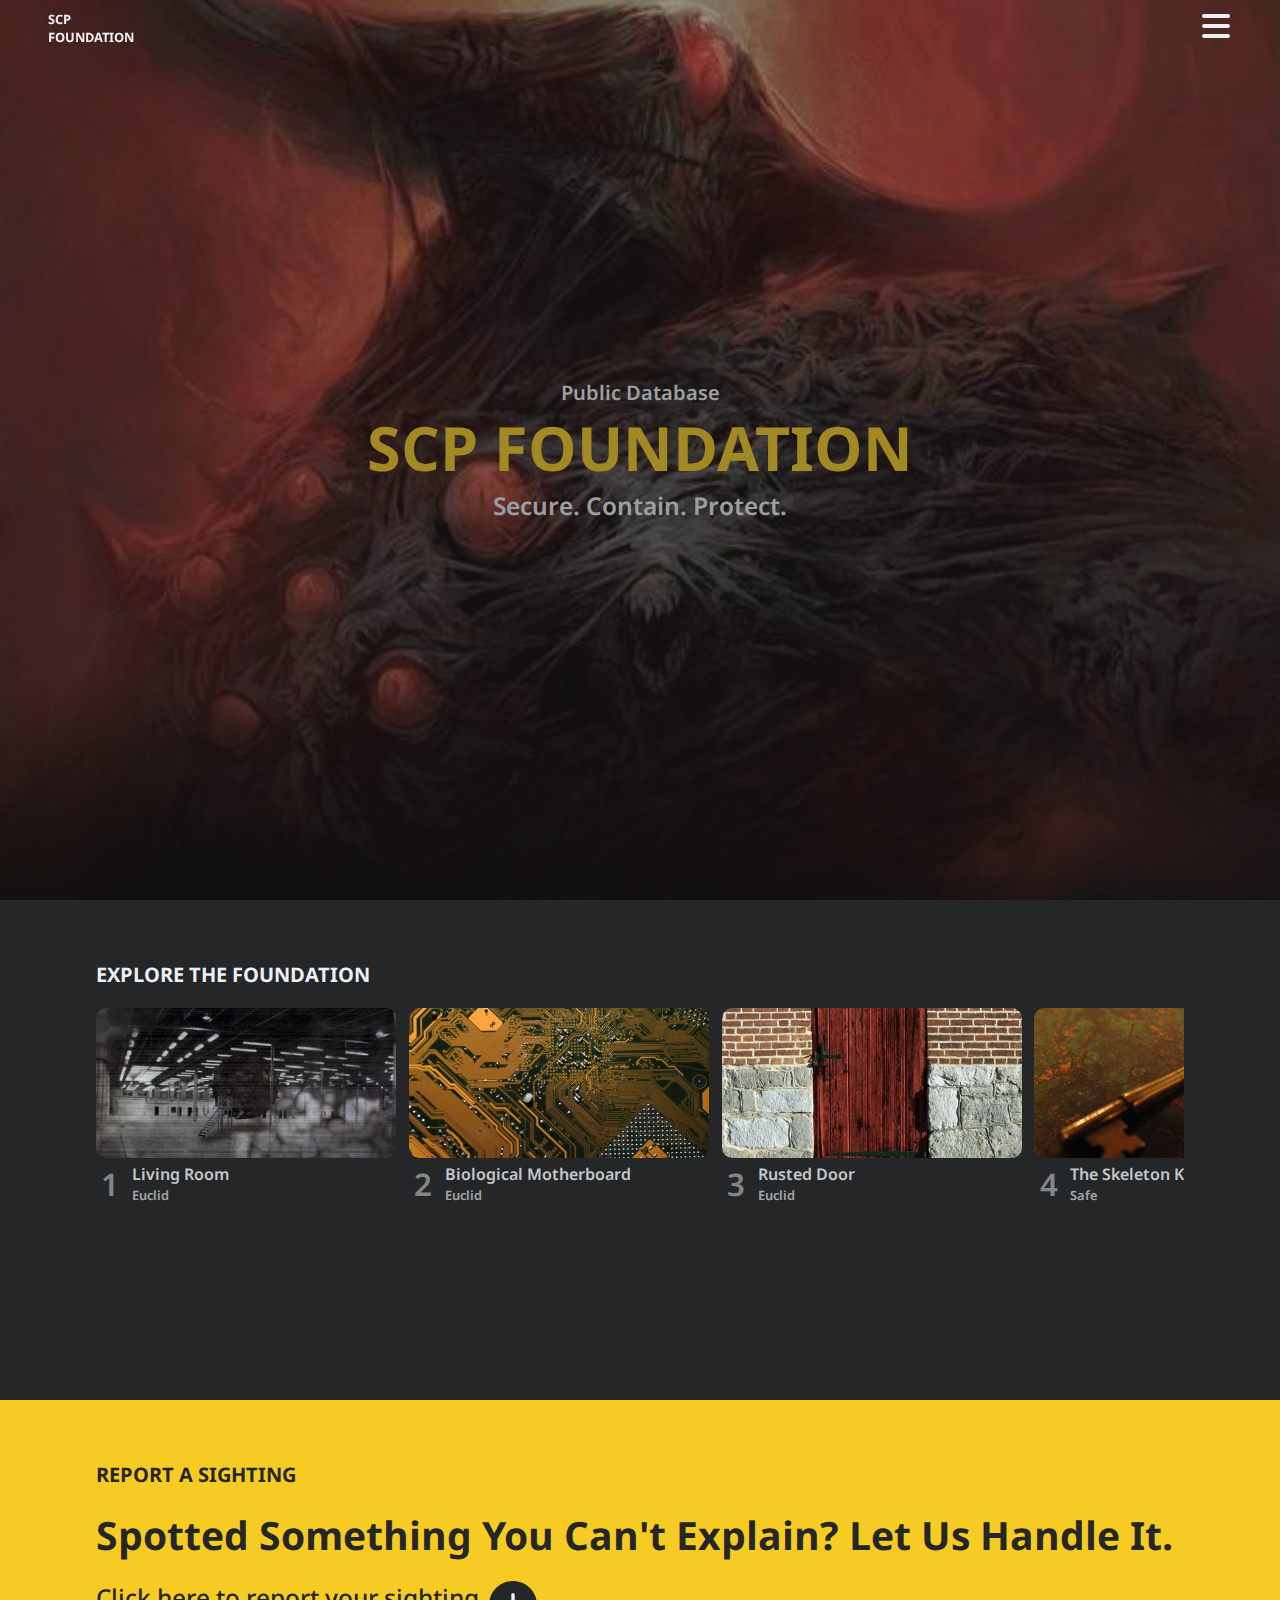
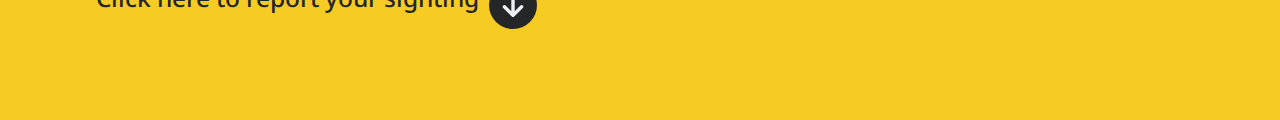
<file: index.html>
<!DOCTYPE html>
<html lang="en">
<head>
    <meta charset="UTF-8">
    <meta name="viewport" content="width=device-width, initial-scale=1.0">
    <title>SCP Foundation</title>

    <!-- Links -->
    <link rel="stylesheet" href="Styles/main-styling.css">

    <link rel="preconnect" href="https://fonts.googleapis.com">
    <link rel="preconnect" href="https://fonts.gstatic.com" crossorigin>
    <link href="https://fonts.googleapis.com/css2?family=Merriweather+Sans:ital,wght@0,300..800;1,300..800&family=Noto+Sans+Tangsa:wght@400..700&family=Poppins:ital,wght@0,100;0,200;0,300;0,400;0,500;0,600;0,700;0,800;0,900;1,100;1,200;1,300;1,400;1,500;1,600;1,700;1,800;1,900&family=Roboto:ital,wght@0,100;0,300;0,400;0,500;0,700;0,900;1,100;1,300;1,400;1,500;1,700;1,900&family=Work+Sans:ital,wght@0,100..900;1,100..900&display=swap" rel="stylesheet">
</head>
<body>
    <section class="header-section">
        <div class="header-container">
            <div class="logo-container" onclick="sendTo('index')">SCP Foundation</div>
            <div class="site-control-options">
                <svg xmlns="http://www.w3.org/2000/svg" viewBox="0 0 448 512" class="svg_hamburger_menu" onclick="callOptionsMenu()"><!--!Font Awesome Free 6.5.1 by @fontawesome - https://fontawesome.com License - https://fontawesome.com/license/free Copyright 2024 Fonticons, Inc.--><path d="M0 96C0 78.3 14.3 64 32 64H416c17.7 0 32 14.3 32 32s-14.3 32-32 32H32C14.3 128 0 113.7 0 96zM0 256c0-17.7 14.3-32 32-32H416c17.7 0 32 14.3 32 32s-14.3 32-32 32H32c-17.7 0-32-14.3-32-32zM448 416c0 17.7-14.3 32-32 32H32c-17.7 0-32-14.3-32-32s14.3-32 32-32H416c17.7 0 32 14.3 32 32z" fill ="#eaf0f4"/></svg>
            </div>
        </div>
    </section>
    <section class="hero-image">
        <div class="hero-image-container">
            <div class="text-container">
                <span>Public Database</span>
                <span>scp foundation</span>
                <span>Secure. <span>Contain.</span> Protect.</span>
            </div>
        </div>
    </section>
    <div class="section-1 gallery-section">
        <h1>Explore the Foundation</h1>
        <div class="section-1-content-container">
                <div class="primary-carousel">
                    <div class="game-card-container" onclick="sendTo('/Pages/scp-002')">
                        <div class="game-card" id="item-1"></div>
                        <div class="game-title">
                            <span>1</span>
                            <div class="scp-title">
                                <span>Living Room</span>
                                <span>Euclid</span>
                            </div>
                        </div>
                    </div>
                    <div class="game-card-container" onclick="sendTo('/Pages/scp-003')">
                        <div class="game-card" id="item-2"></div>
                        <div class="game-title">
                            <span>2</span>
                            <div class="scp-title">
                                <span>Biological&nbsp;Motherboard</span>
                                <span>Euclid</span>
                            </div>
                        </div>
                    </div>
                    <div class="game-card-container" onclick="sendTo('/Pages/scp-004')">
                        <div class="game-card" id="item-3"></div>
                        <div class="game-title">
                            <span>3</span>
                            <div class="scp-title">
                                <span>Rusted Door</span>
                                <span>Euclid</span>
                            </div>
                        </div>
                    </div>
                    <div class="game-card-container" onclick="sendTo('/Pages/scp-005')">
                        <div class="game-card" id="item-4"></div>
                        <div class="game-title">
                            <span>4</span>
                            <div class="scp-title">
                                <span>The Skeleton Key</span>
                                <span>Safe</span>
                            </div>
                        </div>
                    </div>
                    <div class="game-card-container" onclick="sendTo('/Pages/scp-006')">
                        <div class="game-card" id="item-5"></div>
                        <div class="game-title">
                            <span>5</span>
                            <div class="scp-title">
                                <span>Fountain of Youth</span>
                                <span>Safe</span>
                            </div>
                        </div>
                    </div>
                </div>
            </div>
        </div>
    </div>
    <section class="report">
        <div class="report-container">
            <div class="section-1 report-section">
                <h1>Report a sighting</h1>
                <div class="report-content-main-container">
                    <div class="report-text">
                        Spotted something you can't explain? Let us handle it.
                    </div>
                    <div class="report-cta-interactable">
                        <span>Click here to report your sighting</span>
                        <svg xmlns="http://www.w3.org/2000/svg" viewBox="0 0 384 512"><!--!Font Awesome Free 6.5.2 by @fontawesome - https://fontawesome.com License - https://fontawesome.com/license/free Copyright 2024 Fonticons, Inc.--><path d="M169.4 470.6c12.5 12.5 32.8 12.5 45.3 0l160-160c12.5-12.5 12.5-32.8 0-45.3s-32.8-12.5-45.3 0L224 370.8 224 64c0-17.7-14.3-32-32-32s-32 14.3-32 32l0 306.7L54.6 265.4c-12.5-12.5-32.8-12.5-45.3 0s-12.5 32.8 0 45.3l160 160z" fill="#eaf0f4"/></svg>
                    </div>
                </div>
            </div>
        </div>
    </section>
    <section class="site-control-menu-main">
        <div class="site-control-menu">
            <div class="header-container-sub">
                <span>Scp Foundation</span>
                <svg xmlns="http://www.w3.org/2000/svg" viewBox="0 0 384 512"><!--!Font Awesome Free 6.5.2 by @fontawesome - https://fontawesome.com License - https://fontawesome.com/license/free Copyright 2024 Fonticons, Inc.--><path d="M376.6 84.5c11.3-13.6 9.5-33.8-4.1-45.1s-33.8-9.5-45.1 4.1L192 206 56.6 43.5C45.3 29.9 25.1 28.1 11.5 39.4S-3.9 70.9 7.4 84.5L150.3 256 7.4 427.5c-11.3 13.6-9.5 33.8 4.1 45.1s33.8 9.5 45.1-4.1L192 306 327.4 468.5c11.3 13.6 31.5 15.4 45.1 4.1s15.4-31.5 4.1-45.1L233.7 256 376.6 84.5z" fill="#252627" onclick="closeMenu()"/></svg>
            </div>
            <div class="site-control-options-sub">
                <a href="index.html">Home</a>
                <div class="explore-site">
                    <div class="open-explore-menu" onclick="getMenu()">
                        <span>Explore</span>
                        <svg xmlns="http://www.w3.org/2000/svg" viewBox="0 0 320 512" class="close"><!--!Font Awesome Free 6.5.2 by @fontawesome - https://fontawesome.com License - https://fontawesome.com/license/free Copyright 2024 Fonticons, Inc.--><path d="M137.4 374.6c12.5 12.5 32.8 12.5 45.3 0l128-128c9.2-9.2 11.9-22.9 6.9-34.9s-16.6-19.8-29.6-19.8L32 192c-12.9 0-24.6 7.8-29.6 19.8s-2.2 25.7 6.9 34.9l128 128z" fill="#252627"/></svg>
                        <svg xmlns="http://www.w3.org/2000/svg" viewBox="0 0 256 512" class="open" onclick="openMenu()"><!--!Font Awesome Free 6.5.2 by @fontawesome - https://fontawesome.com License - https://fontawesome.com/license/free Copyright 2024 Fonticons, Inc.--><path d="M246.6 278.6c12.5-12.5 12.5-32.8 0-45.3l-128-128c-9.2-9.2-22.9-11.9-34.9-6.9s-19.8 16.6-19.8 29.6l0 256c0 12.9 7.8 24.6 19.8 29.6s25.7 2.2 34.9-6.9l128-128z" fill="#252627"/></svg>
                    </div>
                    <div class="explore-options">
                       <a href="/Pages/scp-002.html">Scp-002</a>
                       <a href="/Pages/scp-003.html">Scp-003</a>
                       <a href="/Pages/scp-004.html">Scp-004</a>
                       <a href="/Pages/scp-005.html">Scp-005</a>
                       <a href="/Pages/scp-006.html">Scp-006</a>
                   </div>
                </div>
            </div>
       </div>
    </section>
</body>
<script>
    function sendTo(target)
    {
        window.location.href = `${target}.html`
    }

    document.addEventListener("scroll", ()=> {
        if(document.body.getBoundingClientRect().top <= -636)
        {
            document.querySelector('.header-container').style.backgroundColor = 'var(--background-color)'
        } 
        else
        {
            document.querySelector('.header-container').style.backgroundColor = 'transparent'
        }
    })

    const closeButton = document.querySelector('.close')
    const openButton = document.querySelector('.open')
     const exploreOptions = document.querySelector('.explore-options')

    function getMenu() 
    {
        if(closeButton.style.visibility == 'hidden')
        {
            closeButton.style.visibility = 'visible'
            openButton.style.visibility = 'hidden'
            exploreOptions.style.visibility = 'visible'
        }
        else 
        {
            closeButton.style.visibility = 'hidden'
            openButton.style.visibility = 'visible'
            exploreOptions.style.visibility = 'hidden'
        }
    }

    function closeMenu()
        {
            document.querySelector('.site-control-menu-main').style.display = 'none'
        }
    function callOptionsMenu() 
        {
            document.querySelector('.site-control-menu-main').style.display = 'block'
        }
</script>
</html>
</file>
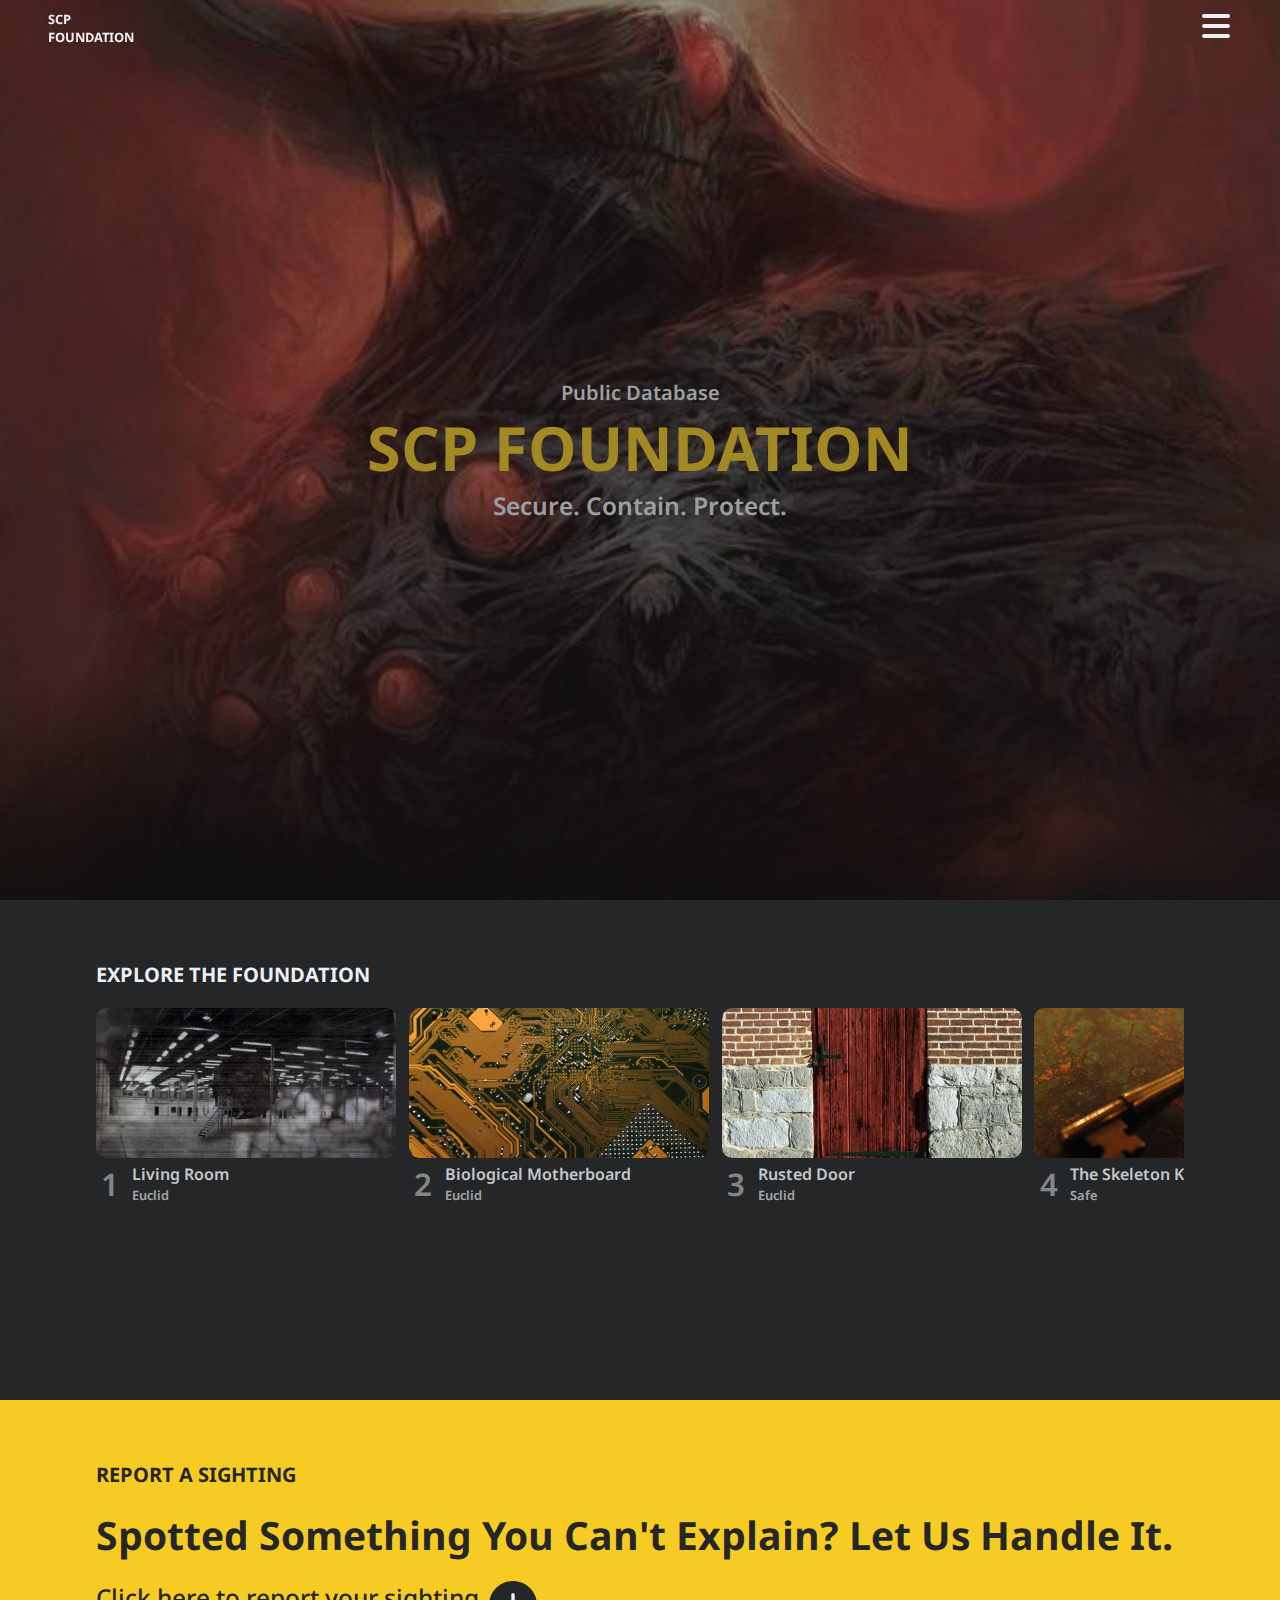
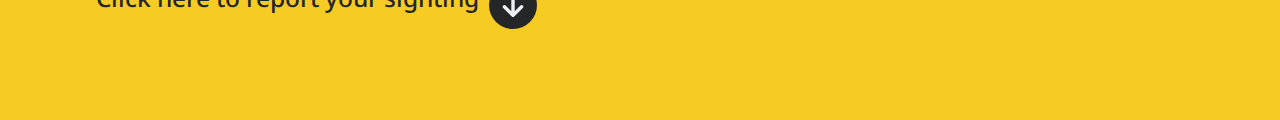
<file: Pages/index.html>
<!DOCTYPE html>
<html lang="en">
<head>
    <meta charset="UTF-8">
    <meta name="viewport" content="width=device-width, initial-scale=1.0">
    <title>SCP Foundation</title>

    <!-- Links -->
    <link rel="stylesheet" href="/Styles/main-styling.css">

    <link rel="preconnect" href="https://fonts.googleapis.com">
    <link rel="preconnect" href="https://fonts.gstatic.com" crossorigin>
    <link href="https://fonts.googleapis.com/css2?family=Merriweather+Sans:ital,wght@0,300..800;1,300..800&family=Noto+Sans+Tangsa:wght@400..700&family=Poppins:ital,wght@0,100;0,200;0,300;0,400;0,500;0,600;0,700;0,800;0,900;1,100;1,200;1,300;1,400;1,500;1,600;1,700;1,800;1,900&family=Roboto:ital,wght@0,100;0,300;0,400;0,500;0,700;0,900;1,100;1,300;1,400;1,500;1,700;1,900&family=Work+Sans:ital,wght@0,100..900;1,100..900&display=swap" rel="stylesheet">
</head>
<body>
    <section class="header-section">
        <div class="header-container">
            <div class="logo-container" onclick="sendTo('index')">SCP Foundation</div>
            <div class="site-control-options">
                <svg xmlns="http://www.w3.org/2000/svg" viewBox="0 0 448 512" class="svg_hamburger_menu" onclick="callOptionsMenu()"><!--!Font Awesome Free 6.5.1 by @fontawesome - https://fontawesome.com License - https://fontawesome.com/license/free Copyright 2024 Fonticons, Inc.--><path d="M0 96C0 78.3 14.3 64 32 64H416c17.7 0 32 14.3 32 32s-14.3 32-32 32H32C14.3 128 0 113.7 0 96zM0 256c0-17.7 14.3-32 32-32H416c17.7 0 32 14.3 32 32s-14.3 32-32 32H32c-17.7 0-32-14.3-32-32zM448 416c0 17.7-14.3 32-32 32H32c-17.7 0-32-14.3-32-32s14.3-32 32-32H416c17.7 0 32 14.3 32 32z" fill ="#eaf0f4"/></svg>
            </div>
        </div>
    </section>
    <section class="hero-image">
        <div class="hero-image-container">
            <div class="text-container">
                <span>Public Database</span>
                <span>scp foundation</span>
                <span>Secure. <span>Contain.</span> Protect.</span>
            </div>
        </div>
    </section>
    <div class="section-1 gallery-section">
        <h1>Explore the Foundation</h1>
        <div class="section-1-content-container">
                <div class="primary-carousel">
                    <div class="game-card-container" onclick="sendTo('scp-002')">
                        <div class="game-card" id="item-1"></div>
                        <div class="game-title">
                            <span>1</span>
                            <div class="scp-title">
                                <span>Living Room</span>
                                <span>Euclid</span>
                            </div>
                        </div>
                    </div>
                    <div class="game-card-container" onclick="sendTo('scp-003')">
                        <div class="game-card" id="item-2"></div>
                        <div class="game-title">
                            <span>2</span>
                            <div class="scp-title">
                                <span>Biological&nbsp;Motherboard</span>
                                <span>Euclid</span>
                            </div>
                        </div>
                    </div>
                    <div class="game-card-container" onclick="sendTo('scp-004')">
                        <div class="game-card" id="item-3"></div>
                        <div class="game-title">
                            <span>3</span>
                            <div class="scp-title">
                                <span>Rusted Door</span>
                                <span>Euclid</span>
                            </div>
                        </div>
                    </div>
                    <div class="game-card-container" onclick="sendTo('scp-005')">
                        <div class="game-card" id="item-4"></div>
                        <div class="game-title">
                            <span>4</span>
                            <div class="scp-title">
                                <span>The Skeleton Key</span>
                                <span>Safe</span>
                            </div>
                        </div>
                    </div>
                    <div class="game-card-container" onclick="sendTo('scp-006')">
                        <div class="game-card" id="item-5"></div>
                        <div class="game-title">
                            <span>5</span>
                            <div class="scp-title">
                                <span>Fountain of Youth</span>
                                <span>Safe</span>
                            </div>
                        </div>
                    </div>
                </div>
            </div>
        </div>
    </div>
    <section class="report">
        <div class="report-container">
            <div class="section-1 report-section">
                <h1>Report a sighting</h1>
                <div class="report-content-main-container">
                    <div class="report-text">
                        Spotted something you can't explain? Let us handle it.
                    </div>
                    <div class="report-cta-interactable">
                        <span>Click here to report your sighting</span>
                        <svg xmlns="http://www.w3.org/2000/svg" viewBox="0 0 384 512"><!--!Font Awesome Free 6.5.2 by @fontawesome - https://fontawesome.com License - https://fontawesome.com/license/free Copyright 2024 Fonticons, Inc.--><path d="M169.4 470.6c12.5 12.5 32.8 12.5 45.3 0l160-160c12.5-12.5 12.5-32.8 0-45.3s-32.8-12.5-45.3 0L224 370.8 224 64c0-17.7-14.3-32-32-32s-32 14.3-32 32l0 306.7L54.6 265.4c-12.5-12.5-32.8-12.5-45.3 0s-12.5 32.8 0 45.3l160 160z" fill="#eaf0f4"/></svg>
                    </div>
                </div>
            </div>
        </div>
    </section>
    <section class="site-control-menu-main">
        <div class="site-control-menu">
            <div class="header-container-sub">
                <span>Scp Foundation</span>
                <svg xmlns="http://www.w3.org/2000/svg" viewBox="0 0 384 512"><!--!Font Awesome Free 6.5.2 by @fontawesome - https://fontawesome.com License - https://fontawesome.com/license/free Copyright 2024 Fonticons, Inc.--><path d="M376.6 84.5c11.3-13.6 9.5-33.8-4.1-45.1s-33.8-9.5-45.1 4.1L192 206 56.6 43.5C45.3 29.9 25.1 28.1 11.5 39.4S-3.9 70.9 7.4 84.5L150.3 256 7.4 427.5c-11.3 13.6-9.5 33.8 4.1 45.1s33.8 9.5 45.1-4.1L192 306 327.4 468.5c11.3 13.6 31.5 15.4 45.1 4.1s15.4-31.5 4.1-45.1L233.7 256 376.6 84.5z" fill="#252627" onclick="closeMenu()"/></svg>
            </div>
            <div class="site-control-options-sub">
                <a href="index.html">Home</a>
                <div class="explore-site">
                    <div class="open-explore-menu" onclick="getMenu()">
                        <span>Explore</span>
                        <svg xmlns="http://www.w3.org/2000/svg" viewBox="0 0 320 512" class="close"><!--!Font Awesome Free 6.5.2 by @fontawesome - https://fontawesome.com License - https://fontawesome.com/license/free Copyright 2024 Fonticons, Inc.--><path d="M137.4 374.6c12.5 12.5 32.8 12.5 45.3 0l128-128c9.2-9.2 11.9-22.9 6.9-34.9s-16.6-19.8-29.6-19.8L32 192c-12.9 0-24.6 7.8-29.6 19.8s-2.2 25.7 6.9 34.9l128 128z" fill="#252627"/></svg>
                        <svg xmlns="http://www.w3.org/2000/svg" viewBox="0 0 256 512" class="open" onclick="openMenu()"><!--!Font Awesome Free 6.5.2 by @fontawesome - https://fontawesome.com License - https://fontawesome.com/license/free Copyright 2024 Fonticons, Inc.--><path d="M246.6 278.6c12.5-12.5 12.5-32.8 0-45.3l-128-128c-9.2-9.2-22.9-11.9-34.9-6.9s-19.8 16.6-19.8 29.6l0 256c0 12.9 7.8 24.6 19.8 29.6s25.7 2.2 34.9-6.9l128-128z" fill="#252627"/></svg>
                    </div>
                    <div class="explore-options">
                       <a href="scp-002.html">Scp-002</a>
                       <a href="scp-003.html">Scp-003</a>
                       <a href="scp-004.html">Scp-004</a>
                       <a href="scp-005.html">Scp-005</a>
                       <a href="scp-006.html">Scp-006</a>
                   </div>
                </div>
            </div>
       </div>
    </section>
</body>
<script src="/Scripts/main-script.js"></script>
</html>
</file>
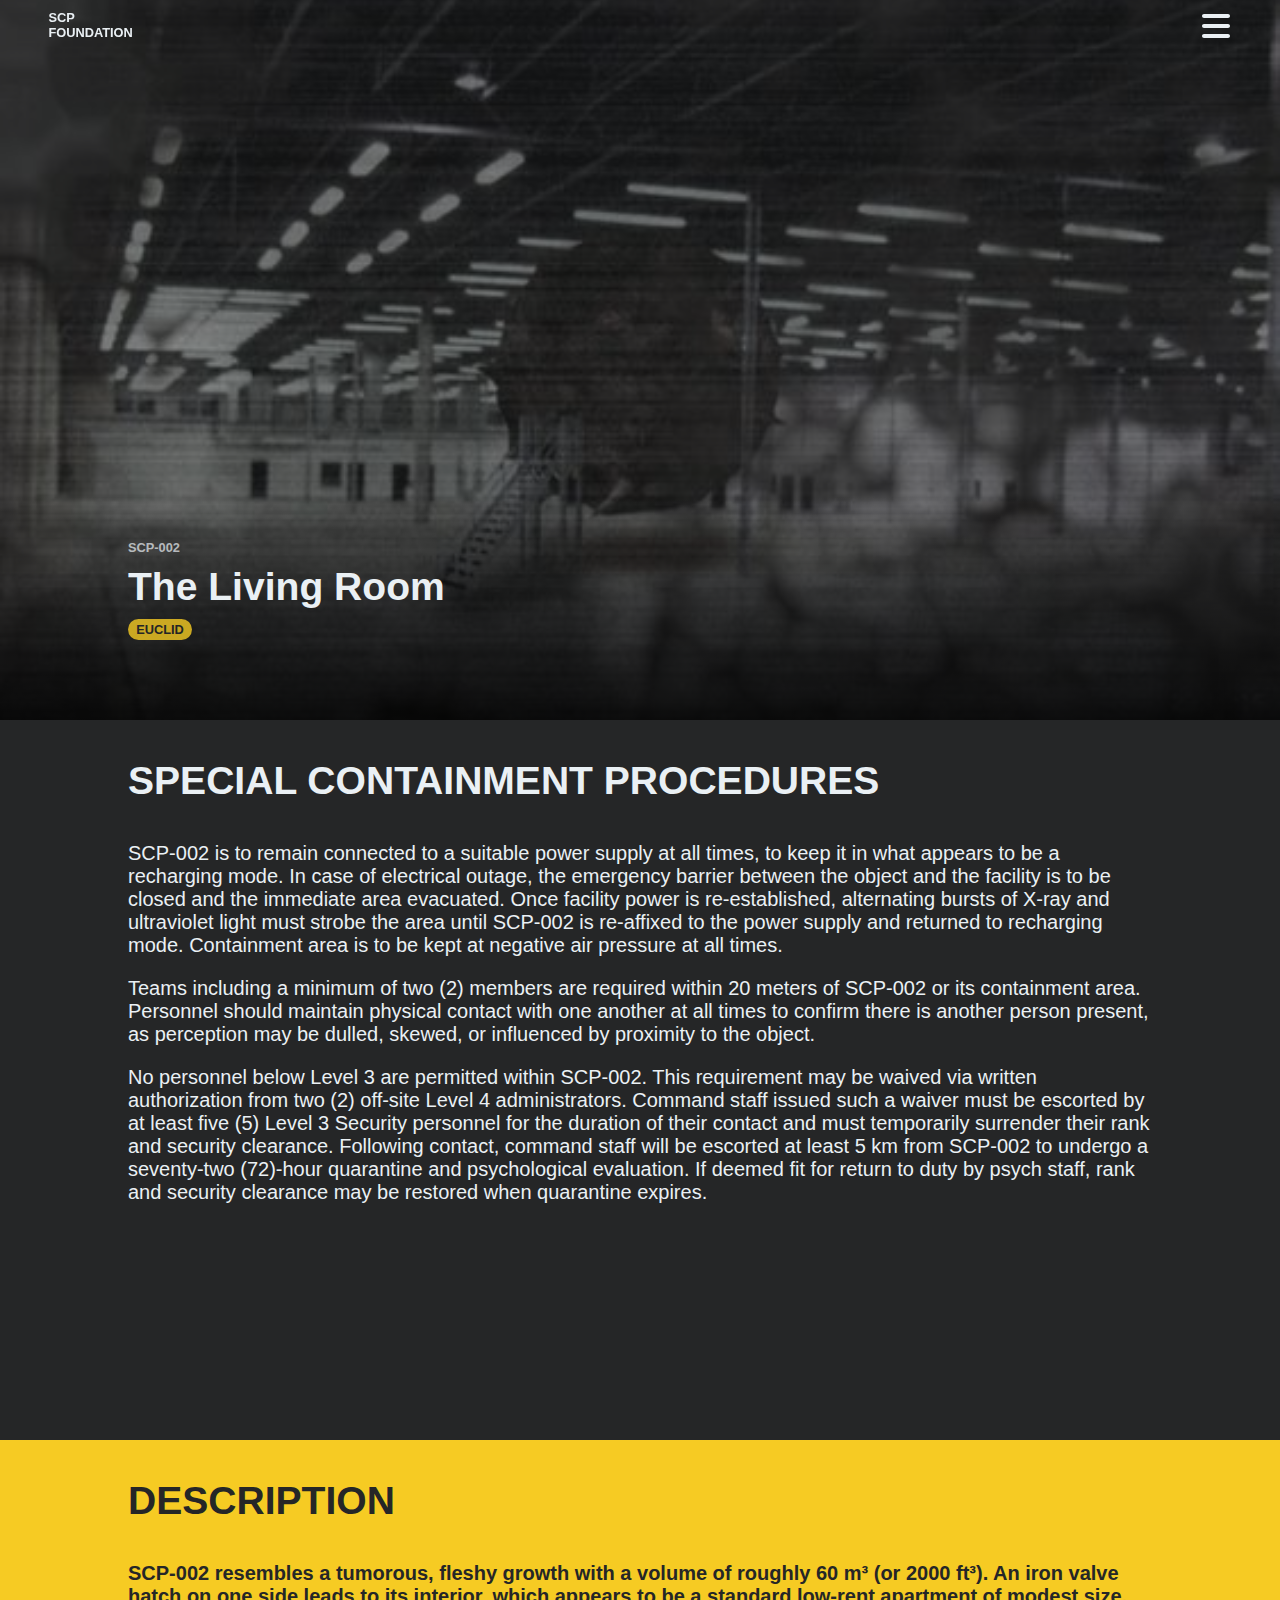
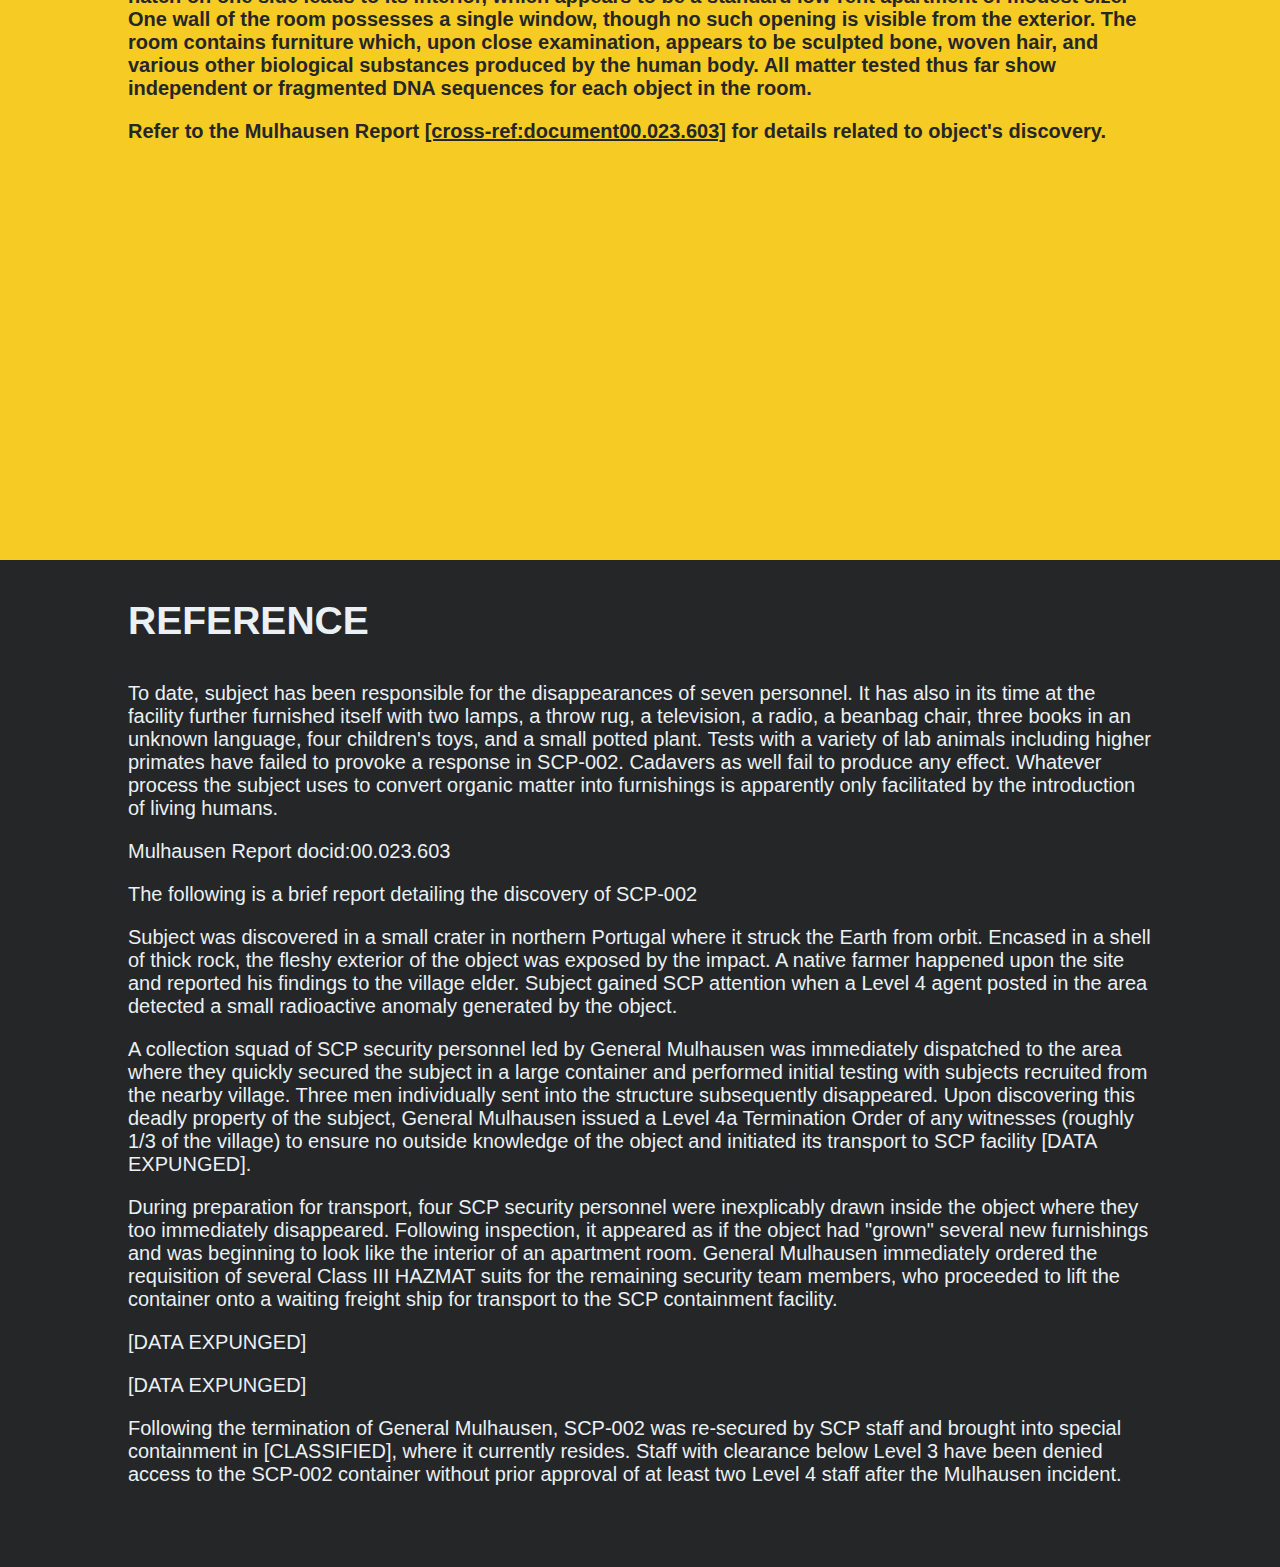
<file: Pages/scp-002.html>
<html>
    <head>
        <title>SCP-002 - SCP Foundation</title>
    </head>

    <link rel="stylesheet" href="/Styles/main-styling.css">
    <link rel="stylesheet" href="/Styles/page-styling.css">

    <body>
        <section class="header-section">
            <div class="header-container">
                <div class="logo-container" onclick="sendTo('/index')">SCP Foundation</div>
                <div class="site-control-options">
                    <svg xmlns="http://www.w3.org/2000/svg" viewBox="0 0 448 512" class="svg_hamburger_menu" onclick="callOptionsMenu()"><!--!Font Awesome Free 6.5.1 by @fontawesome - https://fontawesome.com License - https://fontawesome.com/license/free Copyright 2024 Fonticons, Inc.--><path d="M0 96C0 78.3 14.3 64 32 64H416c17.7 0 32 14.3 32 32s-14.3 32-32 32H32C14.3 128 0 113.7 0 96zM0 256c0-17.7 14.3-32 32-32H416c17.7 0 32 14.3 32 32s-14.3 32-32 32H32c-17.7 0-32-14.3-32-32zM448 416c0 17.7-14.3 32-32 32H32c-17.7 0-32-14.3-32-32s14.3-32 32-32H416c17.7 0 32 14.3 32 32z" fill ="#eaf0f4"/></svg>
                </div>
            </div>
        </section>
        <section class="hero-image-scp">
            <div class="hero-image-container-scp" id="scp002">
                <div class="title-info-container">
                    <span>scp-002</span>
                    <span>The Living Room</span>
                    <span>Euclid</span>
                </div>
            </div>
        </section>
        <section class="info-main">
            <section class="scp-text">
                <div class="special-containment-procedures">
                    <h3>Special Containment Procedures</h3>
                    <p>SCP-002 is to remain connected to a suitable power supply at all times, to keep it in what appears to be a recharging mode. In case of electrical outage, the emergency barrier between the object and the facility is to be closed and the immediate area evacuated. Once facility power is re-established, alternating bursts of X-ray and ultraviolet light must strobe the area until SCP-002 is re-affixed to the power supply and returned to recharging mode. Containment area is to be kept at negative air pressure at all times.</p>
                    <p>Teams including a minimum of two (2) members are required within 20 meters of SCP-002 or its containment area. Personnel should maintain physical contact with one another at all times to confirm there is another person present, as perception may be dulled, skewed, or influenced by proximity to the object.</p>
                    <p>No personnel below Level 3 are permitted within SCP-002. This requirement may be waived via written authorization from two (2) off-site Level 4 administrators. Command staff issued such a waiver must be escorted by at least five (5) Level 3 Security personnel for the duration of their contact and must temporarily surrender their rank and security clearance. Following contact, command staff will be escorted at least 5 km from SCP-002 to undergo a seventy-two (72)-hour quarantine and psychological evaluation. If deemed fit for return to duty by psych staff, rank and security clearance may be restored when quarantine expires.</p>
                </div>
            </section>
            <section class="description">
                <div class="description-container">
                    <h3>Description</h3>
                    <p class="dark-text">SCP-002 resembles a tumorous, fleshy growth with a volume of roughly 60 m³ (or 2000 ft³). An iron valve hatch on one side leads to its interior, which appears to be a standard low-rent apartment of modest size. One wall of the room possesses a single window, though no such opening is visible from the exterior. The room contains furniture which, upon close examination, appears to be sculpted bone, woven hair, and various other biological substances produced by the human body. All matter tested thus far show independent or fragmented DNA sequences for each object in the room.</p>
                    <p class="dark-text">Refer to the Mulhausen Report <span>[cross-ref:document00.023.603]</span> for details related to object's discovery.</p>
                </div>
            </section>
            <section class="reference">
                <div class="reference-container">
                    <h3>Reference</h3>
                    <p>To date, subject has been responsible for the disappearances of seven personnel. It has also in its time at the facility further furnished itself with two lamps, a throw rug, a television, a radio, a beanbag chair, three books in an unknown language, four children's toys, and a small potted plant. Tests with a variety of lab animals including higher primates have failed to provoke a response in SCP-002. Cadavers as well fail to produce any effect. Whatever process the subject uses to convert organic matter into furnishings is apparently only facilitated by the introduction of living humans.</p>
                    <p>Mulhausen Report docid:00.023.603</p>
                    <p>The following is a brief report detailing the discovery of SCP-002</p>
                    <p>Subject was discovered in a small crater in northern Portugal where it struck the Earth from orbit. Encased in a shell of thick rock, the fleshy exterior of the object was exposed by the impact. A native farmer happened upon the site and reported his findings to the village elder. Subject gained SCP attention when a Level 4 agent posted in the area detected a small radioactive anomaly generated by the object.</p>
                    <p>A collection squad of SCP security personnel led by General Mulhausen was immediately dispatched to the area where they quickly secured the subject in a large container and performed initial testing with subjects recruited from the nearby village. Three men individually sent into the structure subsequently disappeared. Upon discovering this deadly property of the subject, General Mulhausen issued a Level 4a Termination Order of any witnesses (roughly 1/3 of the village) to ensure no outside knowledge of the object and initiated its transport to SCP facility [DATA EXPUNGED].</p>
                    <p>During preparation for transport, four SCP security personnel were inexplicably drawn inside the object where they too immediately disappeared. Following inspection, it appeared as if the object had "grown" several new furnishings and was beginning to look like the interior of an apartment room. General Mulhausen immediately ordered the requisition of several Class III HAZMAT suits for the remaining security team members, who proceeded to lift the container onto a waiting freight ship for transport to the SCP containment facility.</p>
                    <p>[DATA EXPUNGED]</p>
                    <p>[DATA EXPUNGED]</p>
                    <p>Following the termination of General Mulhausen, SCP-002 was re-secured by SCP staff and brought into special containment in [CLASSIFIED], where it currently resides. Staff with clearance below Level 3 have been denied access to the SCP-002 container without prior approval of at least two Level 4 staff after the Mulhausen incident.</p>
                </div>
            </section>
        </section>
        <section class="site-control-menu-main">
            <div class="site-control-menu">
                <div class="header-container-sub">
                    <span>Scp Foundation</span>
                    <svg xmlns="http://www.w3.org/2000/svg" viewBox="0 0 384 512"><!--!Font Awesome Free 6.5.2 by @fontawesome - https://fontawesome.com License - https://fontawesome.com/license/free Copyright 2024 Fonticons, Inc.--><path d="M376.6 84.5c11.3-13.6 9.5-33.8-4.1-45.1s-33.8-9.5-45.1 4.1L192 206 56.6 43.5C45.3 29.9 25.1 28.1 11.5 39.4S-3.9 70.9 7.4 84.5L150.3 256 7.4 427.5c-11.3 13.6-9.5 33.8 4.1 45.1s33.8 9.5 45.1-4.1L192 306 327.4 468.5c11.3 13.6 31.5 15.4 45.1 4.1s15.4-31.5 4.1-45.1L233.7 256 376.6 84.5z" fill="#252627" onclick="closeMenu()"/></svg>
                </div>
                <div class="site-control-options-sub">
                    <a href="index.html">Home</a>
                    <div class="explore-site">
                        <div class="open-explore-menu" onclick="getMenu()">
                            <span>Explore</span>
                            <svg xmlns="http://www.w3.org/2000/svg" viewBox="0 0 320 512" class="close"><!--!Font Awesome Free 6.5.2 by @fontawesome - https://fontawesome.com License - https://fontawesome.com/license/free Copyright 2024 Fonticons, Inc.--><path d="M137.4 374.6c12.5 12.5 32.8 12.5 45.3 0l128-128c9.2-9.2 11.9-22.9 6.9-34.9s-16.6-19.8-29.6-19.8L32 192c-12.9 0-24.6 7.8-29.6 19.8s-2.2 25.7 6.9 34.9l128 128z" fill="#252627"/></svg>
                            <svg xmlns="http://www.w3.org/2000/svg" viewBox="0 0 256 512" class="open" onclick="openMenu()"><!--!Font Awesome Free 6.5.2 by @fontawesome - https://fontawesome.com License - https://fontawesome.com/license/free Copyright 2024 Fonticons, Inc.--><path d="M246.6 278.6c12.5-12.5 12.5-32.8 0-45.3l-128-128c-9.2-9.2-22.9-11.9-34.9-6.9s-19.8 16.6-19.8 29.6l0 256c0 12.9 7.8 24.6 19.8 29.6s25.7 2.2 34.9-6.9l128-128z" fill="#252627"/></svg>
                        </div>
                        <div class="explore-options">
                           <a href="scp-002.html">Scp-002</a>
                           <a href="scp-003.html">Scp-003</a>
                           <a href="scp-004.html">Scp-004</a>
                           <a href="scp-005.html">Scp-005</a>
                           <a href="scp-006.html">Scp-006</a>
                       </div>
                    </div>
                </div>
           </div>
        </section>
    </body>
    <script src="/Scripts/main-script.js"></script>
</html>
</file>
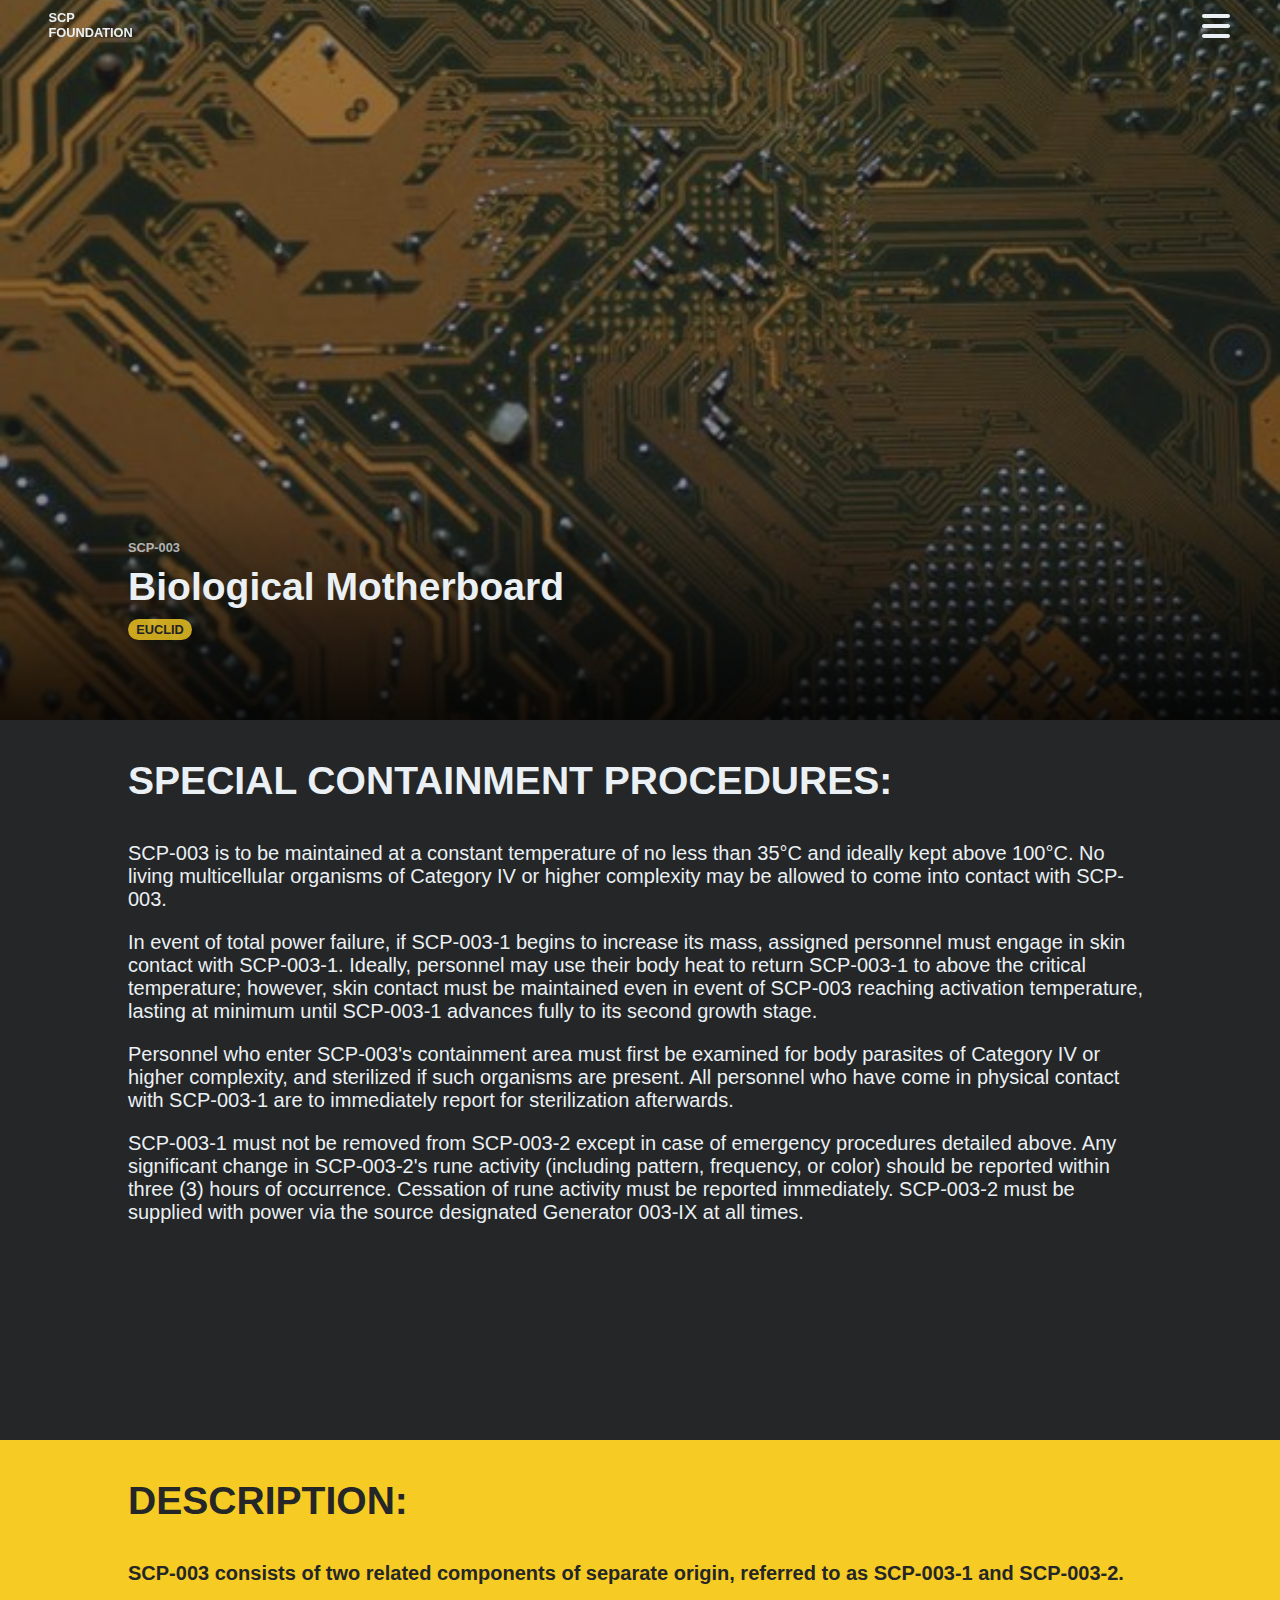
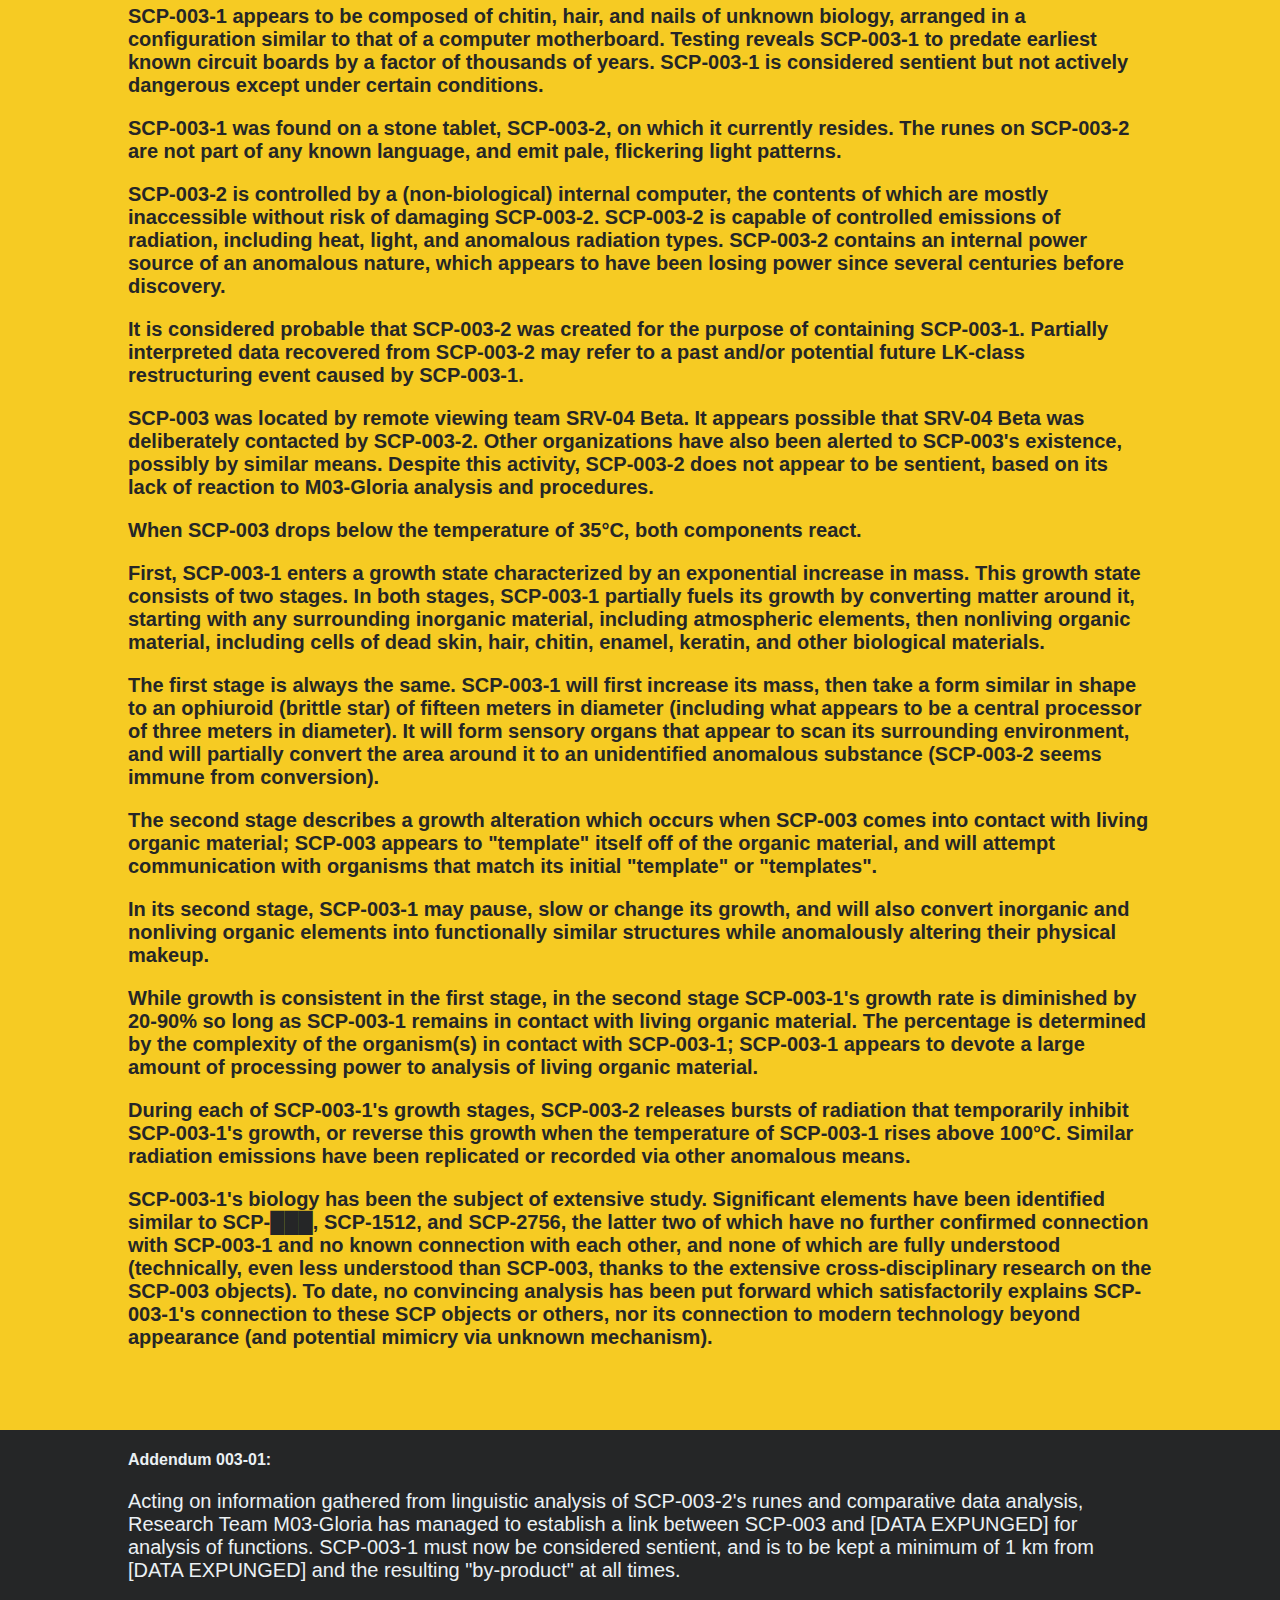
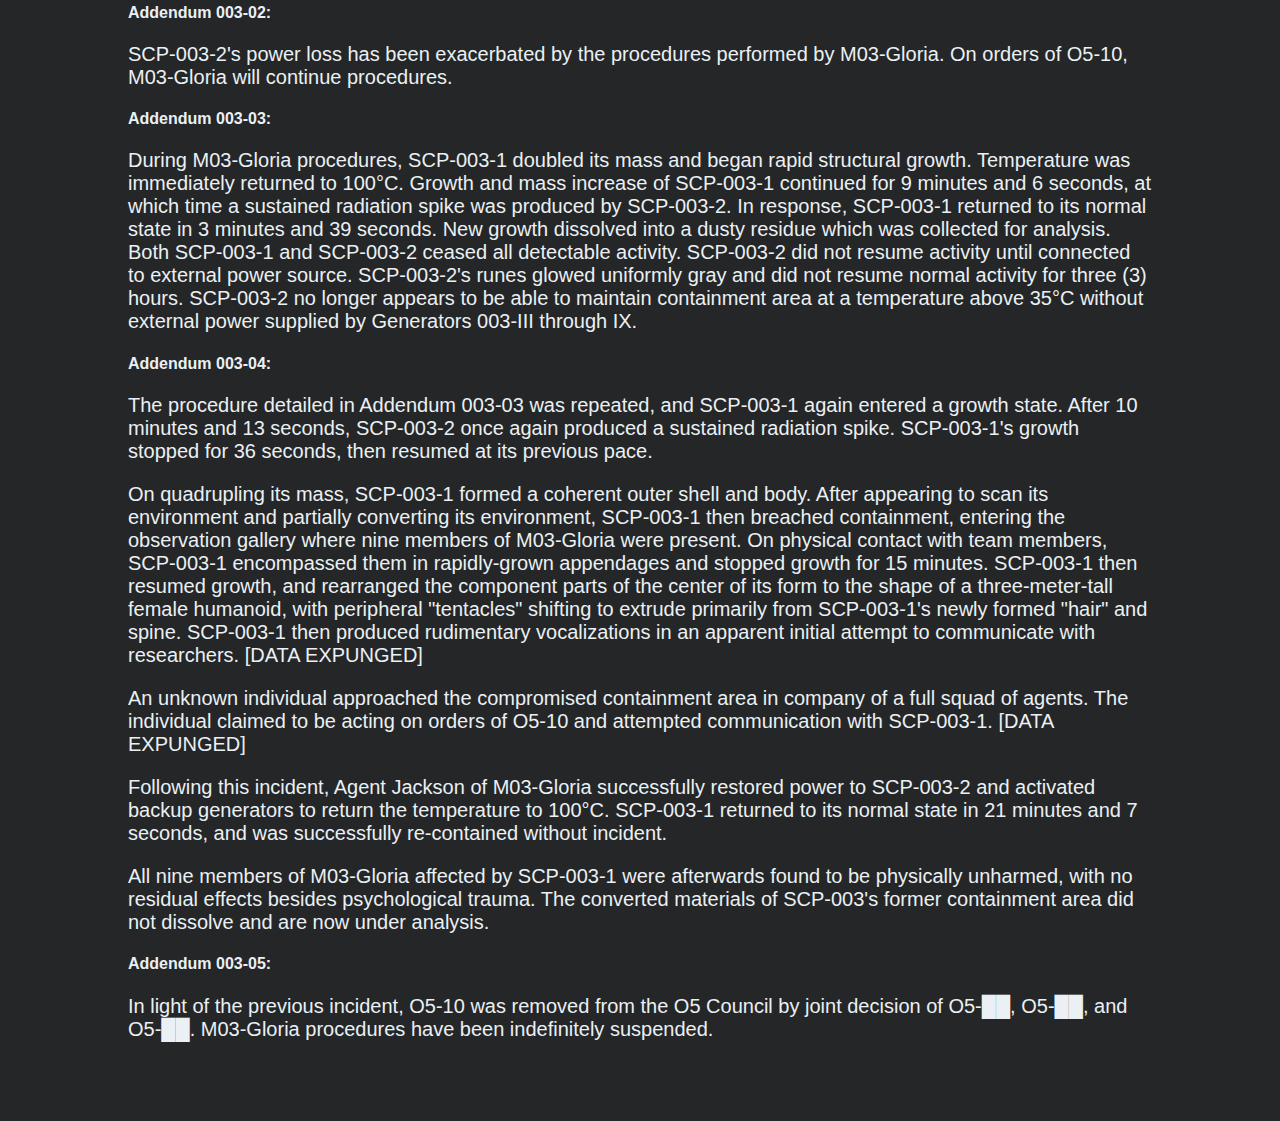
<file: Pages/scp-003.html>
<html>

    <head>
        <title>SCP-003 - SCP Foundation</title>
    </head>

    <link rel="stylesheet" href="/Styles/main-styling.css">
    <link rel="stylesheet" href="/Styles/page-styling.css">
    <body>
        <section class="header-section">
            <div class="header-container">
                <div class="logo-container" onclick="sendTo('/index')">SCP Foundation</div>
                <div class="site-control-options">
                    <svg xmlns="http://www.w3.org/2000/svg" viewBox="0 0 448 512" class="svg_hamburger_menu" onclick="callOptionsMenu()"><!--!Font Awesome Free 6.5.1 by @fontawesome - https://fontawesome.com License - https://fontawesome.com/license/free Copyright 2024 Fonticons, Inc.--><path d="M0 96C0 78.3 14.3 64 32 64H416c17.7 0 32 14.3 32 32s-14.3 32-32 32H32C14.3 128 0 113.7 0 96zM0 256c0-17.7 14.3-32 32-32H416c17.7 0 32 14.3 32 32s-14.3 32-32 32H32c-17.7 0-32-14.3-32-32zM448 416c0 17.7-14.3 32-32 32H32c-17.7 0-32-14.3-32-32s14.3-32 32-32H416c17.7 0 32 14.3 32 32z" fill ="#eaf0f4"/></svg>
                </div>
            </div>
        </section>
        <section class="hero-image-scp">
            <div class="hero-image-container-scp" id="scp003">
                <div class="title-info-container">
                    <span>scp-003</span>
                    <span>Biological motherboard</span>
                    <span>Euclid</span>
                </div>
            </div>
        </section>
        <section class="info-main">
            <section class="scp-text">
                <div class="special-containment-procedures">
                    <h3>Special Containment Procedures:</h3>
                    <p>SCP-003 is to be maintained at a constant temperature of no less than 35°C and ideally kept above 100°C. No living multicellular organisms of Category IV or higher complexity may be allowed to come into contact with SCP-003.</p>
                    <p>In event of total power failure, if SCP-003-1 begins to increase its mass, assigned personnel must engage in skin contact with SCP-003-1. Ideally, personnel may use their body heat to return SCP-003-1 to above the critical temperature; however, skin contact must be maintained even in event of SCP-003 reaching activation temperature, lasting at minimum until SCP-003-1 advances fully to its second growth stage.</p>
                    <p>Personnel who enter SCP-003's containment area must first be examined for body parasites of Category IV or higher complexity, and sterilized if such organisms are present. All personnel who have come in physical contact with SCP-003-1 are to immediately report for sterilization afterwards.</p>
                    <p>SCP-003-1 must not be removed from SCP-003-2 except in case of emergency procedures detailed above. Any significant change in SCP-003-2's rune activity (including pattern, frequency, or color) should be reported within three (3) hours of occurrence. Cessation of rune activity must be reported immediately. SCP-003-2 must be supplied with power via the source designated Generator 003-IX at all times.</p>
                </div>
            </section>
            <section class="description">
                <div class="description-container">
                        <h3>Description:</h3>
                        <p>SCP-003 consists of two related components of separate origin, referred to as SCP-003-1 and SCP-003-2.</p>
                        <p>SCP-003-1 appears to be composed of chitin, hair, and nails of unknown biology, arranged in a configuration similar to that of a computer motherboard. Testing reveals SCP-003-1 to predate earliest known circuit boards by a factor of thousands of years. SCP-003-1 is considered sentient but not actively dangerous except under certain conditions.</p>
                        <p>SCP-003-1 was found on a stone tablet, SCP-003-2, on which it currently resides. The runes on SCP-003-2 are not part of any known language, and emit pale, flickering light patterns.</p>
                        <p>SCP-003-2 is controlled by a (non-biological) internal computer, the contents of which are mostly inaccessible without risk of damaging SCP-003-2. SCP-003-2 is capable of controlled emissions of radiation, including heat, light, and anomalous radiation types. SCP-003-2 contains an internal power source of an anomalous nature, which appears to have been losing power since several centuries before discovery.</p>
                        <p>It is considered probable that SCP-003-2 was created for the purpose of containing SCP-003-1. Partially interpreted data recovered from SCP-003-2 may refer to a past and/or potential future LK-class restructuring event caused by SCP-003-1.</p>
                        <p>SCP-003 was located by remote viewing team SRV-04 Beta. It appears possible that SRV-04 Beta was deliberately contacted by SCP-003-2. Other organizations have also been alerted to SCP-003's existence, possibly by similar means. Despite this activity, SCP-003-2 does not appear to be sentient, based on its lack of reaction to M03-Gloria analysis and procedures.</p>
                        <p>When SCP-003 drops below the temperature of 35°C, both components react.</p>
                        <p>First, SCP-003-1 enters a growth state characterized by an exponential increase in mass. This growth state consists of two stages. In both stages, SCP-003-1 partially fuels its growth by converting matter around it, starting with any surrounding inorganic material, including atmospheric elements, then nonliving organic material, including cells of dead skin, hair, chitin, enamel, keratin, and other biological materials.</p>
                        <p>The first stage is always the same. SCP-003-1 will first increase its mass, then take a form similar in shape to an ophiuroid (brittle star) of fifteen meters in diameter (including what appears to be a central processor of three meters in diameter). It will form sensory organs that appear to scan its surrounding environment, and will partially convert the area around it to an unidentified anomalous substance (SCP-003-2 seems immune from conversion).</p>
                        <p>The second stage describes a growth alteration which occurs when SCP-003 comes into contact with living organic material; SCP-003 appears to "template" itself off of the organic material, and will attempt communication with organisms that match its initial "template" or "templates".</p>
                        <p>In its second stage, SCP-003-1 may pause, slow or change its growth, and will also convert inorganic and nonliving organic elements into functionally similar structures while anomalously altering their physical makeup.</p>
                        <p>While growth is consistent in the first stage, in the second stage SCP-003-1's growth rate is diminished by 20-90% so long as SCP-003-1 remains in contact with living organic material. The percentage is determined by the complexity of the organism(s) in contact with SCP-003-1; SCP-003-1 appears to devote a large amount of processing power to analysis of living organic material.</p>
                        <p>During each of SCP-003-1's growth stages, SCP-003-2 releases bursts of radiation that temporarily inhibit SCP-003-1's growth, or reverse this growth when the temperature of SCP-003-1 rises above 100°C. Similar radiation emissions have been replicated or recorded via other anomalous means.</p>
                        <p>SCP-003-1's biology has been the subject of extensive study. Significant elements have been identified similar to SCP-███, SCP-1512, and SCP-2756, the latter two of which have no further confirmed connection with SCP-003-1 and no known connection with each other, and none of which are fully understood (technically, even less understood than SCP-003, thanks to the extensive cross-disciplinary research on the SCP-003 objects). To date, no convincing analysis has been put forward which satisfactorily explains SCP-003-1's connection to these SCP objects or others, nor its connection to modern technology beyond appearance (and potential mimicry via unknown mechanism).</p>
                    </div>
                </section>
                <section class="reference">
                    <div class="reference-container">
                        <h4>Addendum 003-01:</h4>
                        <p>Acting on information gathered from linguistic analysis of SCP-003-2's runes and comparative data analysis, Research Team M03-Gloria has managed to establish a link between SCP-003 and [DATA EXPUNGED] for analysis of functions. SCP-003-1 must now be considered sentient, and is to be kept a minimum of 1 km from [DATA EXPUNGED] and the resulting "by-product" at all times.</p>
                        <h4>Addendum 003-02:</h4>
                        <p>SCP-003-2's power loss has been exacerbated by the procedures performed by M03-Gloria. On orders of O5-10, M03-Gloria will continue procedures.</p>
                        <h4>Addendum 003-03:</h4>
                        <p>During M03-Gloria procedures, SCP-003-1 doubled its mass and began rapid structural growth. Temperature was immediately returned to 100°C. Growth and mass increase of SCP-003-1 continued for 9 minutes and 6 seconds, at which time a sustained radiation spike was produced by SCP-003-2. In response, SCP-003-1 returned to its normal state in 3 minutes and 39 seconds. New growth dissolved into a dusty residue which was collected for analysis. Both SCP-003-1 and SCP-003-2 ceased all detectable activity. SCP-003-2 did not resume activity until connected to external power source. SCP-003-2's runes glowed uniformly gray and did not resume normal activity for three (3) hours. SCP-003-2 no longer appears to be able to maintain containment area at a temperature above 35°C without external power supplied by Generators 003-III through IX.</p>
                        <h4>Addendum 003-04:</h4>
                        <p>The procedure detailed in Addendum 003-03 was repeated, and SCP-003-1 again entered a growth state. After 10 minutes and 13 seconds, SCP-003-2 once again produced a sustained radiation spike. SCP-003-1's growth stopped for 36 seconds, then resumed at its previous pace.</p>
                        <p>On quadrupling its mass, SCP-003-1 formed a coherent outer shell and body. After appearing to scan its environment and partially converting its environment, SCP-003-1 then breached containment, entering the observation gallery where nine members of M03-Gloria were present. On physical contact with team members, SCP-003-1 encompassed them in rapidly-grown appendages and stopped growth for 15 minutes. SCP-003-1 then resumed growth, and rearranged the component parts of the center of its form to the shape of a three-meter-tall female humanoid, with peripheral "tentacles" shifting to extrude primarily from SCP-003-1's newly formed "hair" and spine. SCP-003-1 then produced rudimentary vocalizations in an apparent initial attempt to communicate with researchers. [DATA EXPUNGED]</p>
                        <p>An unknown individual approached the compromised containment area in company of a full squad of agents. The individual claimed to be acting on orders of O5-10 and attempted communication with SCP-003-1. [DATA EXPUNGED]</p>
                        <p>Following this incident, Agent Jackson of M03-Gloria successfully restored power to SCP-003-2 and activated backup generators to return the temperature to 100°C. SCP-003-1 returned to its normal state in 21 minutes and 7 seconds, and was successfully re-contained without incident.</p>
                        <p>All nine members of M03-Gloria affected by SCP-003-1 were afterwards found to be physically unharmed, with no residual effects besides psychological trauma. The converted materials of SCP-003's former containment area did not dissolve and are now under analysis.</p>
                        <h4>Addendum 003-05:</h4>
                        <p>In light of the previous incident, O5-10 was removed from the O5 Council by joint decision of O5-██, O5-██, and O5-██. M03-Gloria procedures have been indefinitely suspended.</p>
                    </div>
                </section>
            </section>
            <section class="site-control-menu-main">
            <div class="site-control-menu">
                <div class="header-container-sub">
                    <span>Scp Foundation</span>
                    <svg xmlns="http://www.w3.org/2000/svg" viewBox="0 0 384 512"><!--!Font Awesome Free 6.5.2 by @fontawesome - https://fontawesome.com License - https://fontawesome.com/license/free Copyright 2024 Fonticons, Inc.--><path d="M376.6 84.5c11.3-13.6 9.5-33.8-4.1-45.1s-33.8-9.5-45.1 4.1L192 206 56.6 43.5C45.3 29.9 25.1 28.1 11.5 39.4S-3.9 70.9 7.4 84.5L150.3 256 7.4 427.5c-11.3 13.6-9.5 33.8 4.1 45.1s33.8 9.5 45.1-4.1L192 306 327.4 468.5c11.3 13.6 31.5 15.4 45.1 4.1s15.4-31.5 4.1-45.1L233.7 256 376.6 84.5z" fill="#252627" onclick="closeMenu()"/></svg>
                </div>
                <div class="site-control-options-sub">
                    <a href="index.html">Home</a>
                    <div class="explore-site">
                        <div class="open-explore-menu" onclick="getMenu()">
                            <span>Explore</span>
                            <svg xmlns="http://www.w3.org/2000/svg" viewBox="0 0 320 512" class="close"><!--!Font Awesome Free 6.5.2 by @fontawesome - https://fontawesome.com License - https://fontawesome.com/license/free Copyright 2024 Fonticons, Inc.--><path d="M137.4 374.6c12.5 12.5 32.8 12.5 45.3 0l128-128c9.2-9.2 11.9-22.9 6.9-34.9s-16.6-19.8-29.6-19.8L32 192c-12.9 0-24.6 7.8-29.6 19.8s-2.2 25.7 6.9 34.9l128 128z" fill="#252627"/></svg>
                            <svg xmlns="http://www.w3.org/2000/svg" viewBox="0 0 256 512" class="open" onclick="openMenu()"><!--!Font Awesome Free 6.5.2 by @fontawesome - https://fontawesome.com License - https://fontawesome.com/license/free Copyright 2024 Fonticons, Inc.--><path d="M246.6 278.6c12.5-12.5 12.5-32.8 0-45.3l-128-128c-9.2-9.2-22.9-11.9-34.9-6.9s-19.8 16.6-19.8 29.6l0 256c0 12.9 7.8 24.6 19.8 29.6s25.7 2.2 34.9-6.9l128-128z" fill="#252627"/></svg>
                        </div>
                        <div class="explore-options">
                           <a href="scp-002.html">Scp-002</a>
                           <a href="scp-003.html">Scp-003</a>
                           <a href="scp-004.html">Scp-004</a>
                           <a href="scp-005.html">Scp-005</a>
                           <a href="scp-006.html">Scp-006</a>
                       </div>
                    </div>
                </div>
           </div>
        </section>
    </body>
    <script src="/Scripts/main-script.js"></script>
</html>
</file>
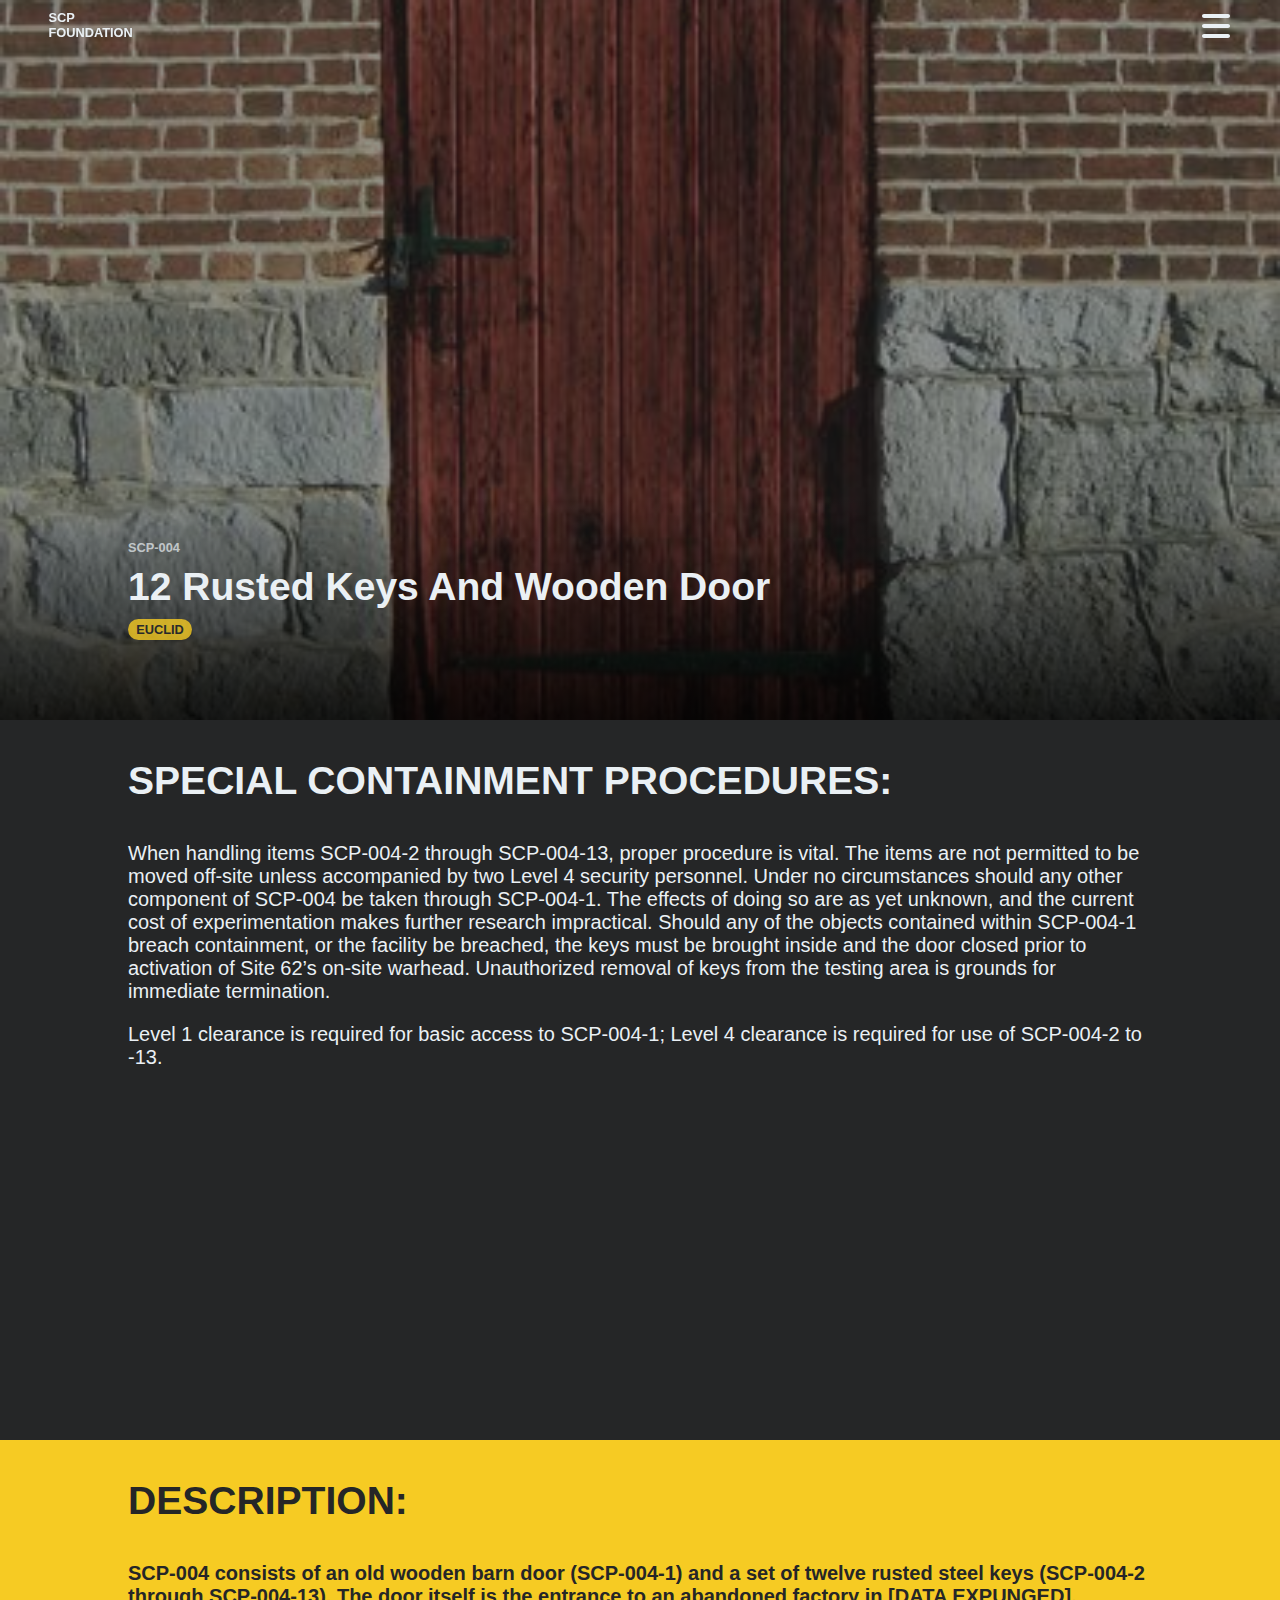
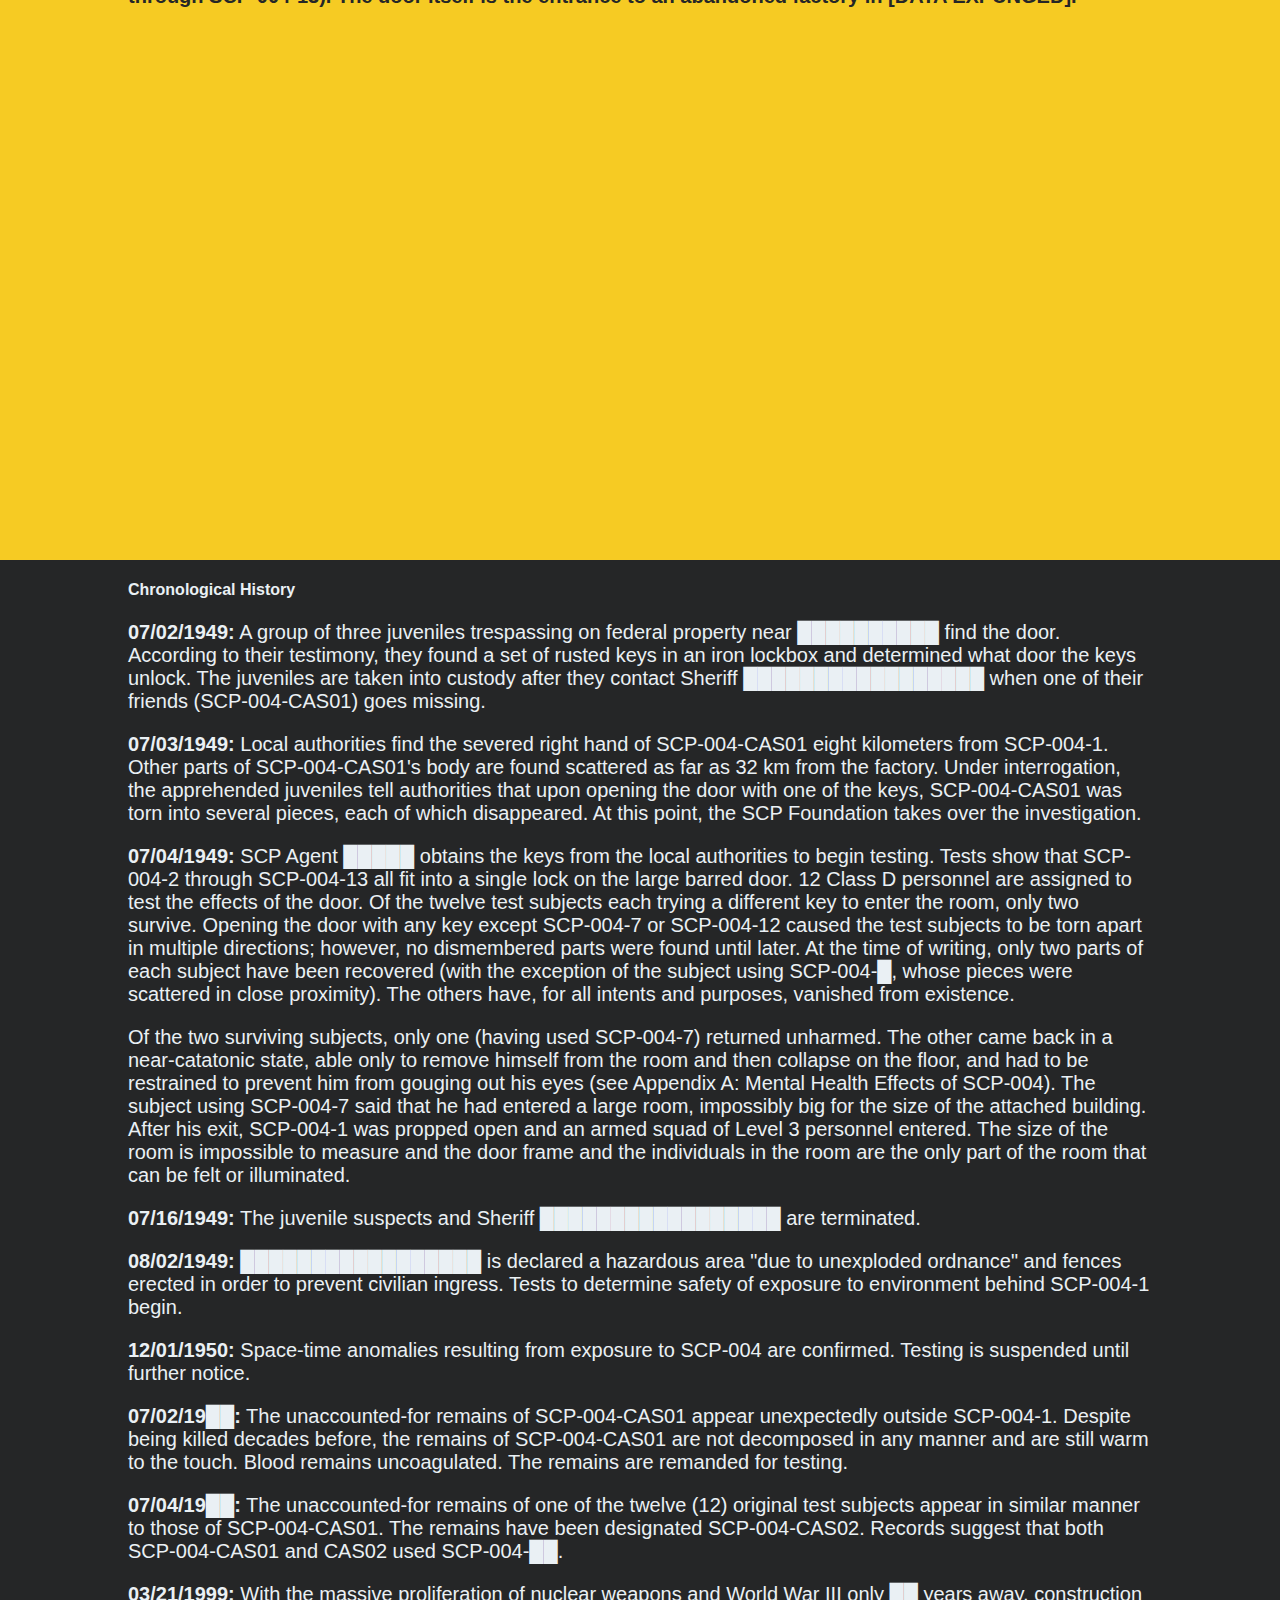
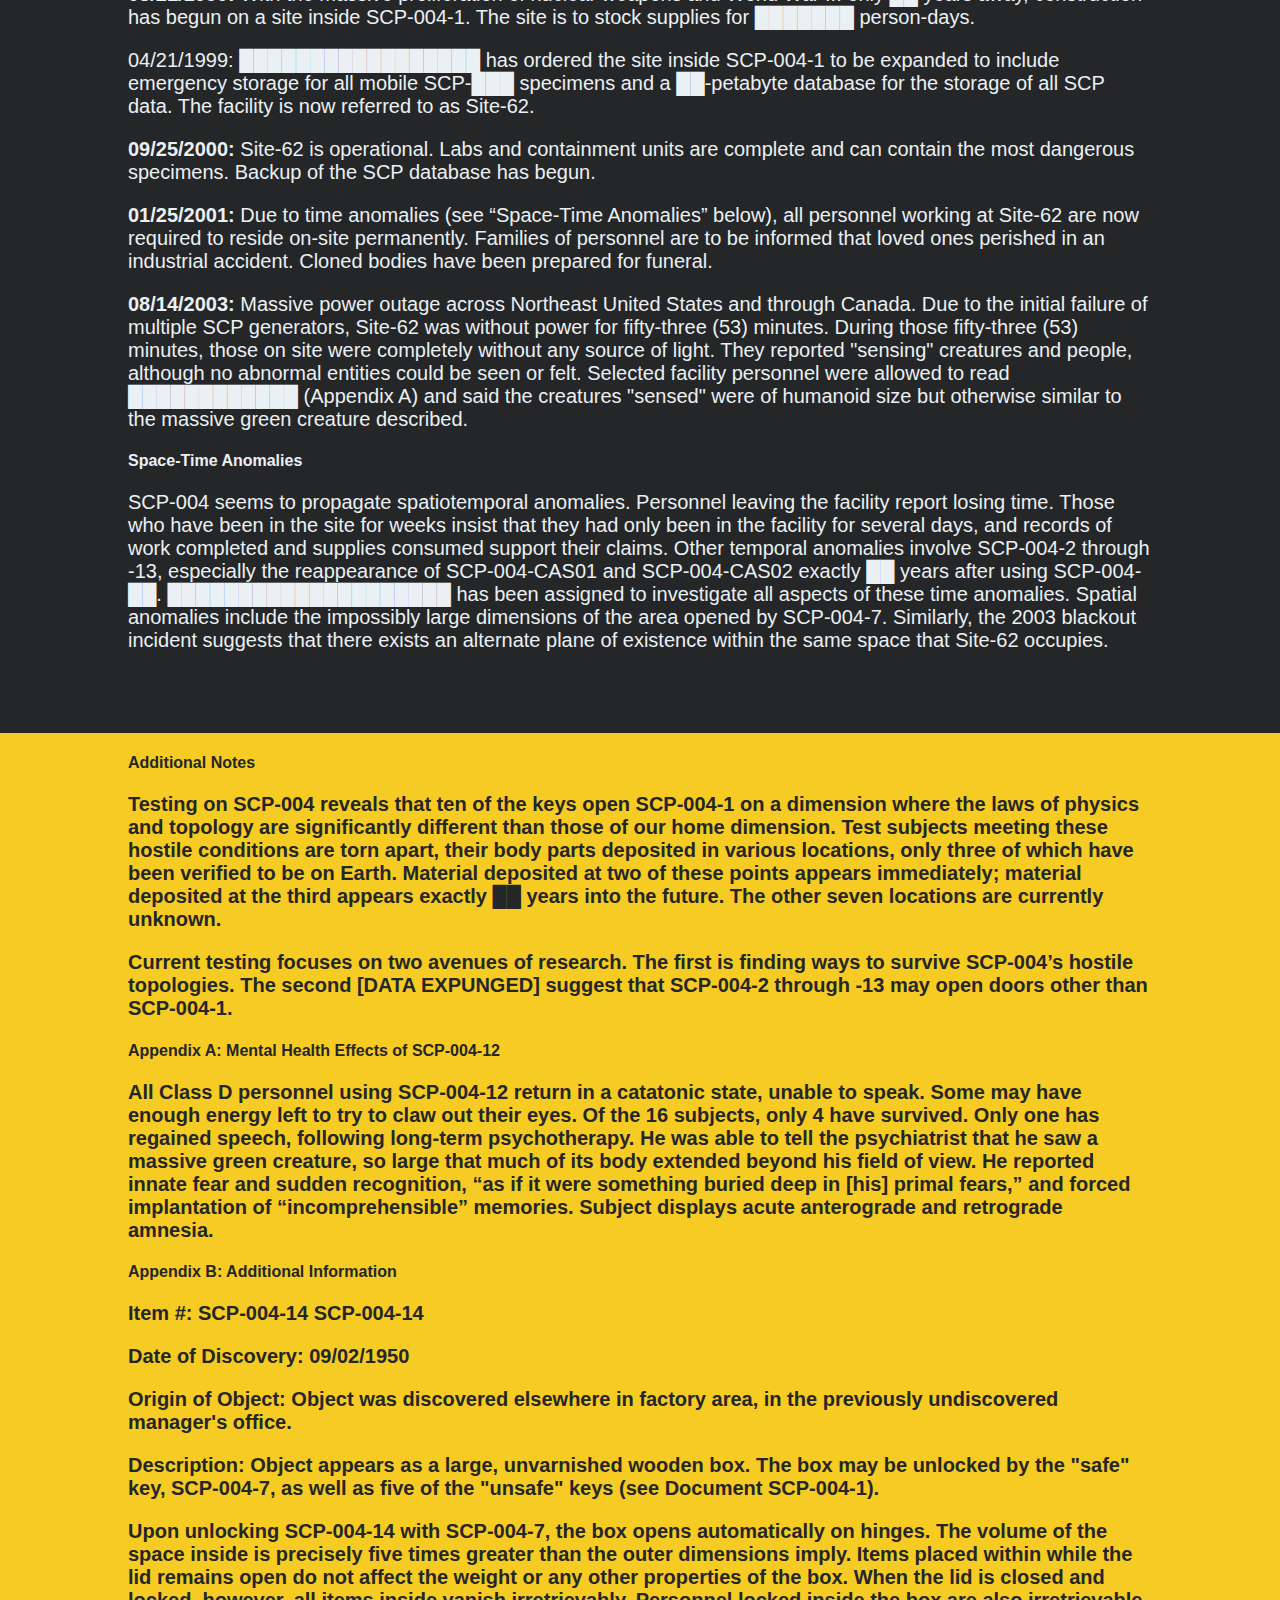
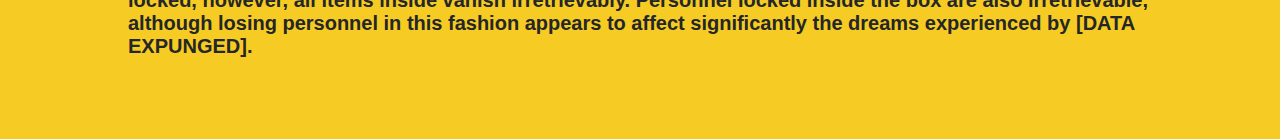
<file: Pages/scp-004.html>
<html>

    <head>
        <title>SCP-004 - SCP Foundation</title>
    </head>

    <link rel="stylesheet" href="/Styles/main-styling.css">
    <link rel="stylesheet" href="/Styles/page-styling.css">
    <body>
        <section class="header-section">
            <div class="header-container">
                <div class="logo-container" onclick="sendTo('/index')">SCP Foundation</div>
                <div class="site-control-options">
                    <svg xmlns="http://www.w3.org/2000/svg" viewBox="0 0 448 512" class="svg_hamburger_menu" onclick="callOptionsMenu()"><!--!Font Awesome Free 6.5.1 by @fontawesome - https://fontawesome.com License - https://fontawesome.com/license/free Copyright 2024 Fonticons, Inc.--><path d="M0 96C0 78.3 14.3 64 32 64H416c17.7 0 32 14.3 32 32s-14.3 32-32 32H32C14.3 128 0 113.7 0 96zM0 256c0-17.7 14.3-32 32-32H416c17.7 0 32 14.3 32 32s-14.3 32-32 32H32c-17.7 0-32-14.3-32-32zM448 416c0 17.7-14.3 32-32 32H32c-17.7 0-32-14.3-32-32s14.3-32 32-32H416c17.7 0 32 14.3 32 32z" fill ="#eaf0f4"/></svg>
                </div>
            </div>
        </section>
        <section class="hero-image-scp">
            <div class="hero-image-container-scp" id="scp004">
                <div class="title-info-container">
                    <span>scp-004</span>
                    <span>12 Rusted Keys and Wooden Door</span>
                    <span>Euclid</span>
                </div>
            </div>
        </section>
        <section class="info-main">
            <section class="scp-text">
                <div class="special-containment-procedures">
                    <h3>Special Containment Procedures:</h3>
                    <p>When handling items SCP-004-2 through SCP-004-13, proper procedure is vital. The items are not permitted to be moved off-site unless accompanied by two Level 4 security personnel. Under no circumstances should any other component of SCP-004 be taken through SCP-004-1. The effects of doing so are as yet unknown, and the current cost of experimentation makes further research impractical. Should any of the objects contained within SCP-004-1 breach containment, or the facility be breached, the keys must be brought inside and the door closed prior to activation of Site 62’s on-site warhead. Unauthorized removal of keys from the testing area is grounds for immediate termination.</p>
                    <p>Level 1 clearance is required for basic access to SCP-004-1; Level 4 clearance is required for use of SCP-004-2 to -13.</p>
                </div>
            </section>
            <section class="description">
                <div class="description-container">
                    <h3>Description:</h3>
                    <p>SCP-004 consists of an old wooden barn door (SCP-004-1) and a set of twelve rusted steel keys (SCP-004-2 through SCP-004-13). The door itself is the entrance to an abandoned factory in [DATA EXPUNGED].</p>
                </div>
            </section>
            <section class="reference">
                <div class="reference-container">
                    <h4>Chronological History</h4>
                    <p><b>07/02/1949:</b> A group of three juveniles trespassing on federal property near ██████████ find the door. According to their testimony, they found a set of rusted keys in an iron lockbox and determined what door the keys unlock. The juveniles are taken into custody after they contact Sheriff █████████████████ when one of their friends (SCP-004-CAS01) goes missing.</p>
                    <p><b>07/03/1949:</b> Local authorities find the severed right hand of SCP-004-CAS01 eight kilometers from SCP-004-1. Other parts of SCP-004-CAS01's body are found scattered as far as 32 km from the factory. Under interrogation, the apprehended juveniles tell authorities that upon opening the door with one of the keys, SCP-004-CAS01 was torn into several pieces, each of which disappeared. At this point, the SCP Foundation takes over the investigation.</p>
                    <p><b>07/04/1949:</b> SCP Agent █████ obtains the keys from the local authorities to begin testing. Tests show that SCP-004-2 through SCP-004-13 all fit into a single lock on the large barred door. 12 Class D personnel are assigned to test the effects of the door. Of the twelve test subjects each trying a different key to enter the room, only two survive. Opening the door with any key except SCP-004-7 or SCP-004-12 caused the test subjects to be torn apart in multiple directions; however, no dismembered parts were found until later. At the time of writing, only two parts of each subject have been recovered (with the exception of the subject using SCP-004-█, whose pieces were scattered in close proximity). The others have, for all intents and purposes, vanished from existence.</p>
                    <p>Of the two surviving subjects, only one (having used SCP-004-7) returned unharmed. The other came back in a near-catatonic state, able only to remove himself from the room and then collapse on the floor, and had to be restrained to prevent him from gouging out his eyes (see Appendix A: Mental Health Effects of SCP-004). The subject using SCP-004-7 said that he had entered a large room, impossibly big for the size of the attached building. After his exit, SCP-004-1 was propped open and an armed squad of Level 3 personnel entered. The size of the room is impossible to measure and the door frame and the individuals in the room are the only part of the room that can be felt or illuminated.</p>
                    <p><b>07/16/1949:</b> The juvenile suspects and Sheriff █████████████████ are terminated.</p>
                    <p><b>08/02/1949:</b> █████████████████ is declared a hazardous area "due to unexploded ordnance" and fences erected in order to prevent civilian ingress. Tests to determine safety of exposure to environment behind SCP-004-1 begin.</p>
                    <p><b>12/01/1950:</b> Space-time anomalies resulting from exposure to SCP-004 are confirmed. Testing is suspended until further notice.</p>
                    <p><b>07/02/19██:</b> The unaccounted-for remains of SCP-004-CAS01 appear unexpectedly outside SCP-004-1. Despite being killed decades before, the remains of SCP-004-CAS01 are not decomposed in any manner and are still warm to the touch. Blood remains uncoagulated. The remains are remanded for testing.</p>
                    <p><b>07/04/19██:</b> The unaccounted-for remains of one of the twelve (12) original test subjects appear in similar manner to those of SCP-004-CAS01. The remains have been designated SCP-004-CAS02. Records suggest that both SCP-004-CAS01 and CAS02 used SCP-004-██.</p>
                    <p><b>03/21/1999:</b> With the massive proliferation of nuclear weapons and World War III only ██ years away, construction has begun on a site inside SCP-004-1. The site is to stock supplies for ███████ person-days.</p>
                    <p>04/21/1999: █████████████████ has ordered the site inside SCP-004-1 to be expanded to include emergency storage for all mobile SCP-███ specimens and a ██-petabyte database for the storage of all SCP data. The facility is now referred to as Site-62.</p>
                    <p><b>09/25/2000:</b> Site-62 is operational. Labs and containment units are complete and can contain the most dangerous specimens. Backup of the SCP database has begun.</p>
                    <p><b>01/25/2001:</b> Due to time anomalies (see “Space-Time Anomalies” below), all personnel working at Site-62 are now required to reside on-site permanently. Families of personnel are to be informed that loved ones perished in an industrial accident. Cloned bodies have been prepared for funeral.</p>
                    <p><b>08/14/2003:</b> Massive power outage across Northeast United States and through Canada. Due to the initial failure of multiple SCP generators, Site-62 was without power for fifty-three (53) minutes. During those fifty-three (53) minutes, those on site were completely without any source of light. They reported "sensing" creatures and people, although no abnormal entities could be seen or felt. Selected facility personnel were allowed to read ████████████ (Appendix A) and said the creatures "sensed" were of humanoid size but otherwise similar to the massive green creature described.</p>
                    <h4>Space-Time Anomalies</h4>
                    <p>SCP-004 seems to propagate spatiotemporal anomalies. Personnel leaving the facility report losing time. Those who have been in the site for weeks insist that they had only been in the facility for several days, and records of work completed and supplies consumed support their claims. Other temporal anomalies involve SCP-004-2 through -13, especially the reappearance of SCP-004-CAS01 and SCP-004-CAS02 exactly ██ years after using SCP-004-██. ████████████████████ has been assigned to investigate all aspects of these time anomalies. Spatial anomalies include the impossibly large dimensions of the area opened by SCP-004-7. Similarly, the 2003 blackout incident suggests that there exists an alternate plane of existence within the same space that Site-62 occupies.</p>
                </div>
            </section>
            <section class="description">
                <div class="description-container">
                    <h4>Additional Notes</h4>
                    <p>Testing on SCP-004 reveals that ten of the keys open SCP-004-1 on a dimension where the laws of physics and topology are significantly different than those of our home dimension. Test subjects meeting these hostile conditions are torn apart, their body parts deposited in various locations, only three of which have been verified to be on Earth. Material deposited at two of these points appears immediately; material deposited at the third appears exactly ██ years into the future. The other seven locations are currently unknown.</p>
                    <p>Current testing focuses on two avenues of research. The first is finding ways to survive SCP-004’s hostile topologies. The second [DATA EXPUNGED] suggest that SCP-004-2 through -13 may open doors other than SCP-004-1.</p>
                    <h4>Appendix A: Mental Health Effects of SCP-004-12</h4>
                    <p>All Class D personnel using SCP-004-12 return in a catatonic state, unable to speak. Some may have enough energy left to try to claw out their eyes. Of the 16 subjects, only 4 have survived. Only one has regained speech, following long-term psychotherapy. He was able to tell the psychiatrist that he saw a massive green creature, so large that much of its body extended beyond his field of view. He reported innate fear and sudden recognition, “as if it were something buried deep in [his] primal fears,” and forced implantation of “incomprehensible” memories. Subject displays acute anterograde and retrograde amnesia.</p>
                    <h4>Appendix B: Additional Information</h4>
                    <p><b>Item #:</b> SCP-004-14 SCP-004-14</p>
                    <p><b>Date of Discovery:</b> 09/02/1950</p>
                    <p><b>Origin of Object:</b> Object was discovered elsewhere in factory area, in the previously undiscovered manager's office.</p>
                    <p><b>Description:</b> Object appears as a large, unvarnished wooden box. The box may be unlocked by the "safe" key, SCP-004-7, as well as five of the "unsafe" keys (see Document SCP-004-1).</p>
                    <p>Upon unlocking SCP-004-14 with SCP-004-7, the box opens automatically on hinges. The volume of the space inside is precisely five times greater than the outer dimensions imply. Items placed within while the lid remains open do not affect the weight or any other properties of the box. When the lid is closed and locked, however, all items inside vanish irretrievably. Personnel locked inside the box are also irretrievable, although losing personnel in this fashion appears to affect significantly the dreams experienced by [DATA EXPUNGED].</p>
                </div>
            </section>
        </section>
        <section class="site-control-menu-main">
            <div class="site-control-menu">
                <div class="header-container-sub">
                    <span>Scp Foundation</span>
                    <svg xmlns="http://www.w3.org/2000/svg" viewBox="0 0 384 512"><!--!Font Awesome Free 6.5.2 by @fontawesome - https://fontawesome.com License - https://fontawesome.com/license/free Copyright 2024 Fonticons, Inc.--><path d="M376.6 84.5c11.3-13.6 9.5-33.8-4.1-45.1s-33.8-9.5-45.1 4.1L192 206 56.6 43.5C45.3 29.9 25.1 28.1 11.5 39.4S-3.9 70.9 7.4 84.5L150.3 256 7.4 427.5c-11.3 13.6-9.5 33.8 4.1 45.1s33.8 9.5 45.1-4.1L192 306 327.4 468.5c11.3 13.6 31.5 15.4 45.1 4.1s15.4-31.5 4.1-45.1L233.7 256 376.6 84.5z" fill="#252627" onclick="closeMenu()"/></svg>
                </div>
                <div class="site-control-options-sub">
                    <a href="index.html">Home</a>
                    <div class="explore-site">
                        <div class="open-explore-menu" onclick="getMenu()">
                            <span>Explore</span>
                            <svg xmlns="http://www.w3.org/2000/svg" viewBox="0 0 320 512" class="close"><!--!Font Awesome Free 6.5.2 by @fontawesome - https://fontawesome.com License - https://fontawesome.com/license/free Copyright 2024 Fonticons, Inc.--><path d="M137.4 374.6c12.5 12.5 32.8 12.5 45.3 0l128-128c9.2-9.2 11.9-22.9 6.9-34.9s-16.6-19.8-29.6-19.8L32 192c-12.9 0-24.6 7.8-29.6 19.8s-2.2 25.7 6.9 34.9l128 128z" fill="#252627"/></svg>
                            <svg xmlns="http://www.w3.org/2000/svg" viewBox="0 0 256 512" class="open" onclick="openMenu()"><!--!Font Awesome Free 6.5.2 by @fontawesome - https://fontawesome.com License - https://fontawesome.com/license/free Copyright 2024 Fonticons, Inc.--><path d="M246.6 278.6c12.5-12.5 12.5-32.8 0-45.3l-128-128c-9.2-9.2-22.9-11.9-34.9-6.9s-19.8 16.6-19.8 29.6l0 256c0 12.9 7.8 24.6 19.8 29.6s25.7 2.2 34.9-6.9l128-128z" fill="#252627"/></svg>
                        </div>
                        <div class="explore-options">
                           <a href="scp-002.html">Scp-002</a>
                           <a href="scp-003.html">Scp-003</a>
                           <a href="scp-004.html">Scp-004</a>
                           <a href="scp-005.html">Scp-005</a>
                           <a href="scp-006.html">Scp-006</a>
                       </div>
                    </div>
                </div>
           </div>
        </section>
    </body>
    <script src="/Scripts/main-script.js"></script>
</html>
</file>
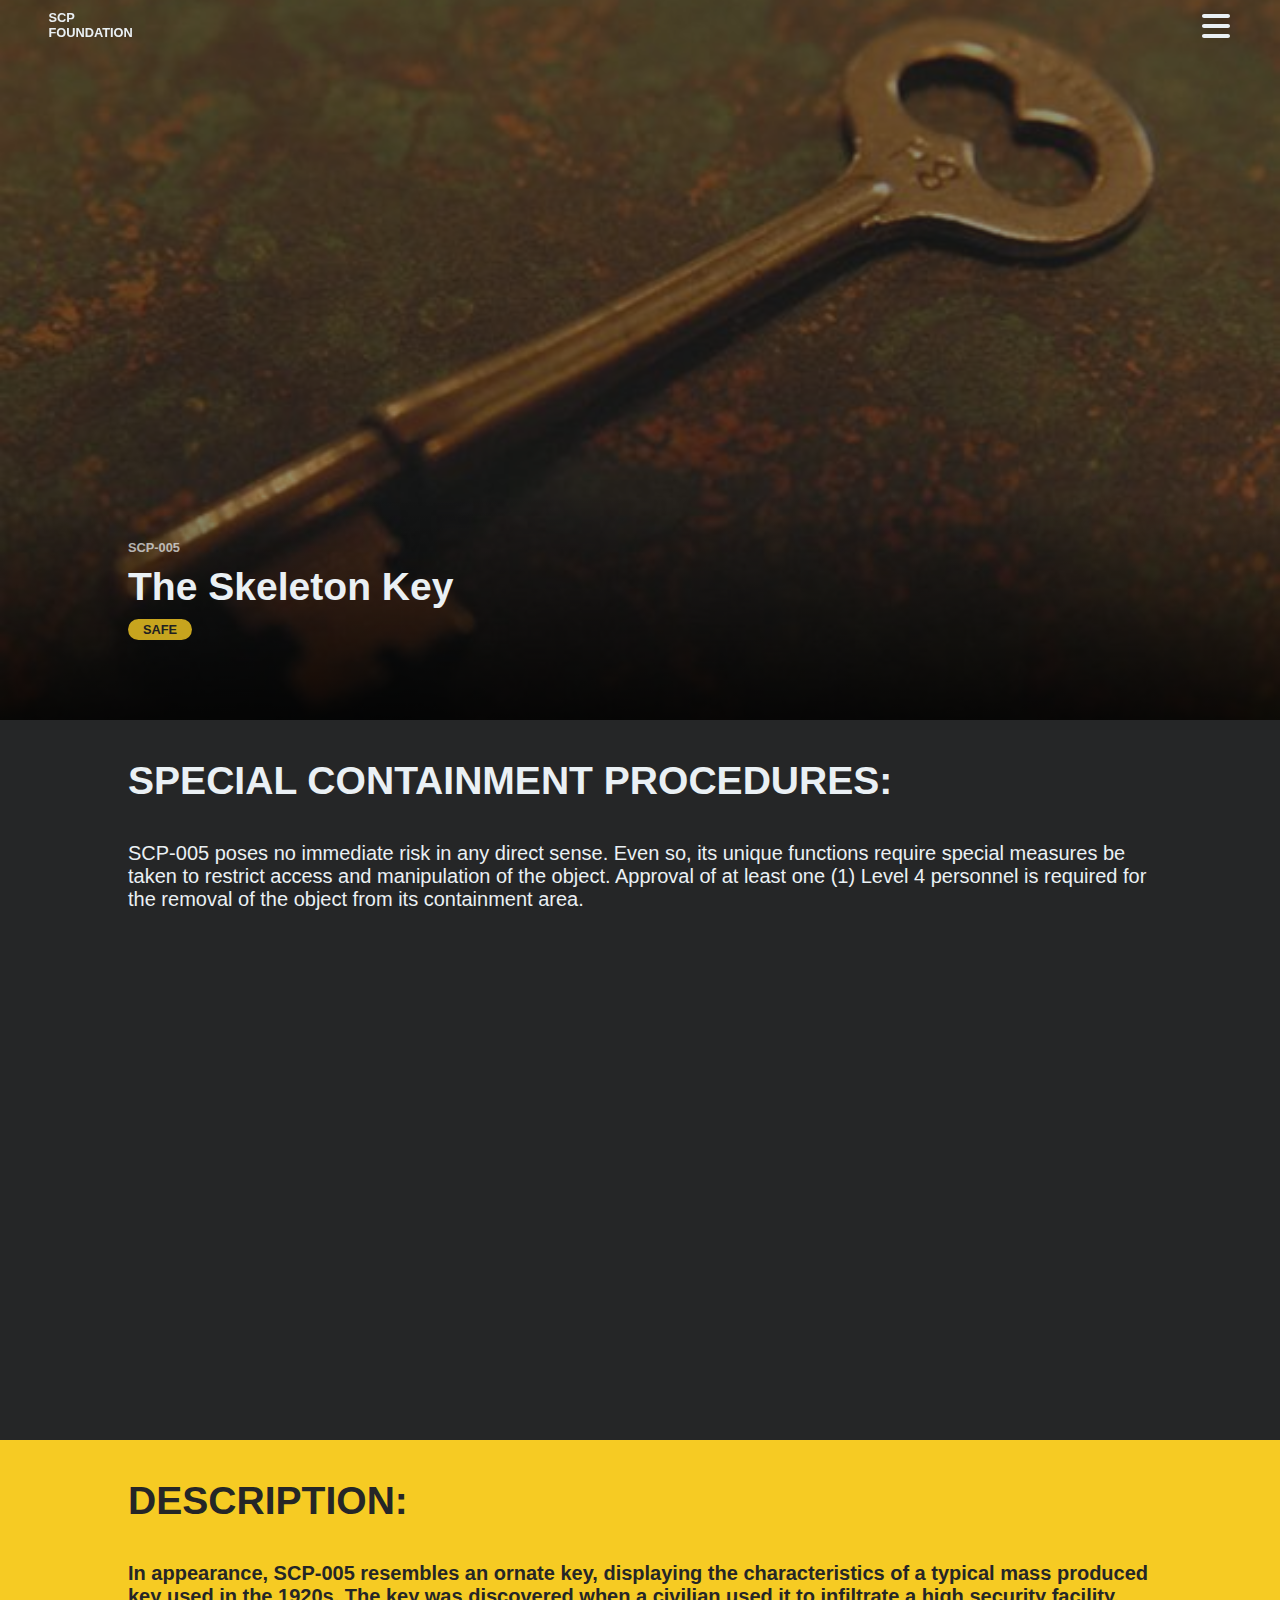
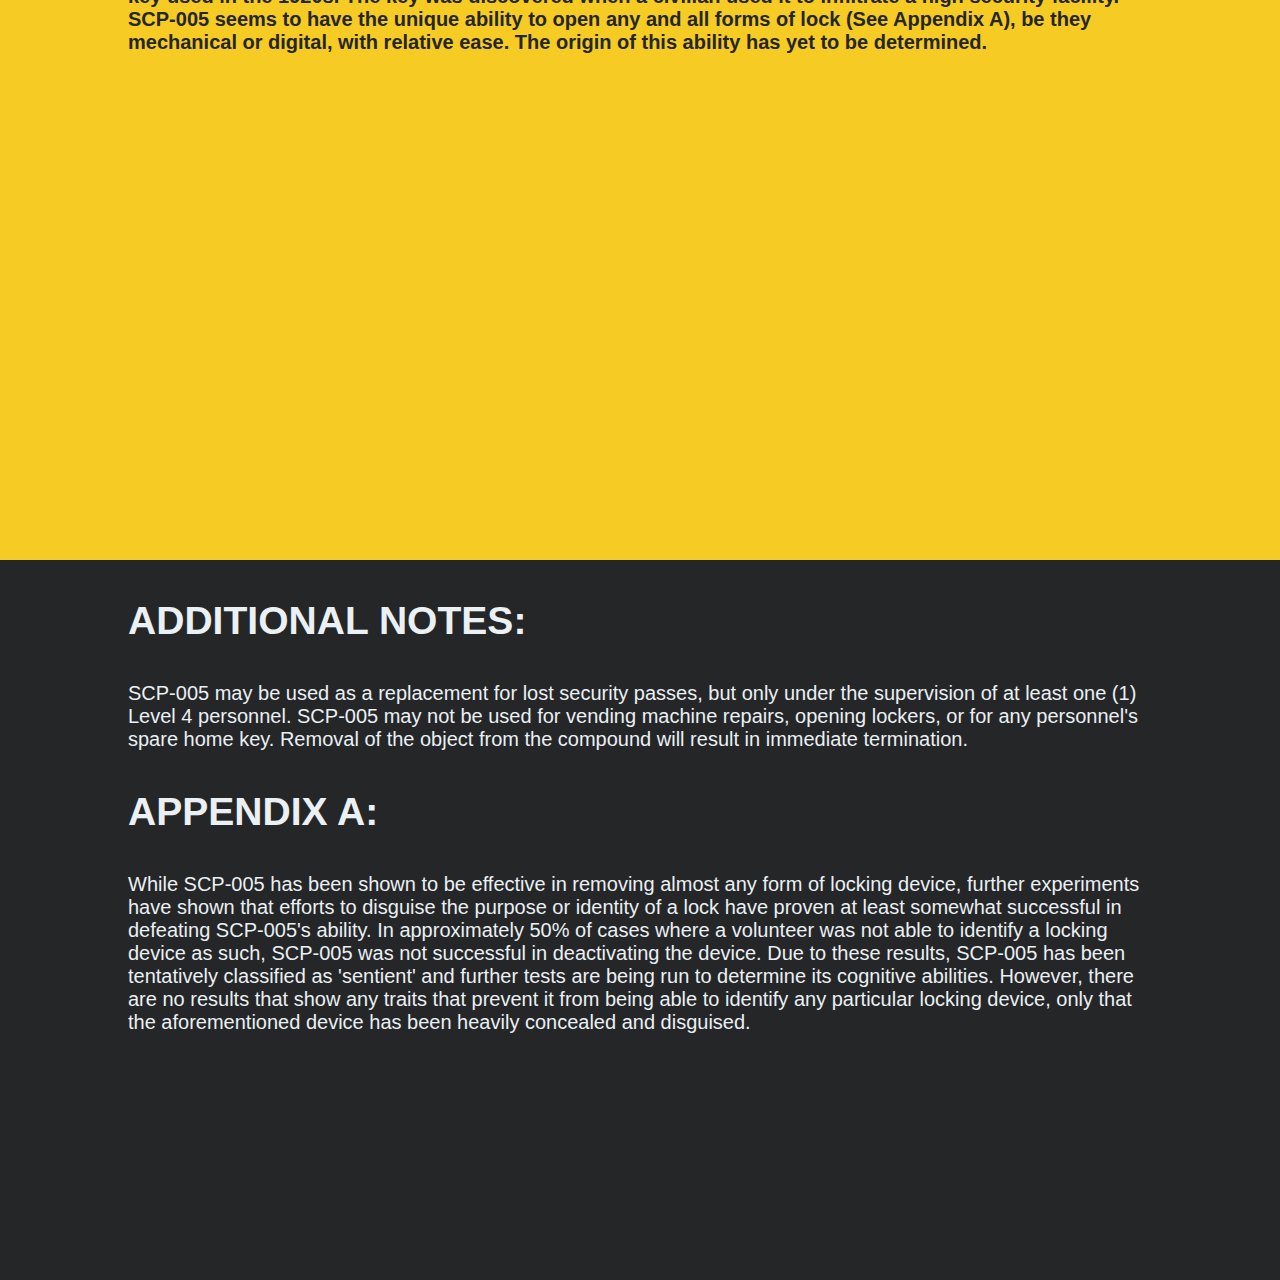
<file: Pages/scp-005.html>
<html>

    <head>
        <title>SCP-005 - SCP Foundation</title>
    </head>

    <link rel="stylesheet" href="/Styles/main-styling.css">
    <link rel="stylesheet" href="/Styles/page-styling.css">
    <body>
        <section class="header-section">
            <div class="header-container">
                <div class="logo-container" onclick="sendTo('/index')">SCP Foundation</div>
                <div class="site-control-options">
                    <svg xmlns="http://www.w3.org/2000/svg" viewBox="0 0 448 512" class="svg_hamburger_menu" onclick="callOptionsMenu()"><!--!Font Awesome Free 6.5.1 by @fontawesome - https://fontawesome.com License - https://fontawesome.com/license/free Copyright 2024 Fonticons, Inc.--><path d="M0 96C0 78.3 14.3 64 32 64H416c17.7 0 32 14.3 32 32s-14.3 32-32 32H32C14.3 128 0 113.7 0 96zM0 256c0-17.7 14.3-32 32-32H416c17.7 0 32 14.3 32 32s-14.3 32-32 32H32c-17.7 0-32-14.3-32-32zM448 416c0 17.7-14.3 32-32 32H32c-17.7 0-32-14.3-32-32s14.3-32 32-32H416c17.7 0 32 14.3 32 32z" fill ="#eaf0f4"/></svg>
                </div>
            </div>
        </section>
        <section class="hero-image-scp">
            <div class="hero-image-container-scp" id="scp005">
                <div class="title-info-container">
                    <span>scp-005</span>
                    <span>The skeleton key</span>
                    <span>Safe</span>
                </div>
            </div>
        </section>
        <section class="info-main">
            <section class="scp-text">
                <div class="special-containment-procedures">
                    <h3>Special Containment Procedures:</h3>
                    <p>SCP-005 poses no immediate risk in any direct sense. Even so, its unique functions require special measures be taken to restrict access and manipulation of the object. Approval of at least one (1) Level 4 personnel is required for the removal of the object from its containment area.</p>
                </div>
            </section>
            <section class="description">
                <div class="description-container">
                    <h3>Description:</h3>
                    <p>In appearance, SCP-005 resembles an ornate key, displaying the characteristics of a typical mass produced key used in the 1920s. The key was discovered when a civilian used it to infiltrate a high security facility. SCP-005 seems to have the unique ability to open any and all forms of lock (See Appendix A), be they mechanical or digital, with relative ease. The origin of this ability has yet to be determined.</p>
                </div>
            </section>
            <section class="reference">
                <div class="reference-container">
                    <h3>Additional Notes:</h3>
                    <p>SCP-005 may be used as a replacement for lost security passes, but only under the supervision of at least one (1) Level 4 personnel. SCP-005 may not be used for vending machine repairs, opening lockers, or for any personnel's spare home key. Removal of the object from the compound will result in immediate termination.</p>
                    <h3>Appendix A:</h3>
                    <p>While SCP-005 has been shown to be effective in removing almost any form of locking device, further experiments have shown that efforts to disguise the purpose or identity of a lock have proven at least somewhat successful in defeating SCP-005's ability. In approximately 50% of cases where a volunteer was not able to identify a locking device as such, SCP-005 was not successful in deactivating the device. Due to these results, SCP-005 has been tentatively classified as 'sentient' and further tests are being run to determine its cognitive abilities. However, there are no results that show any traits that prevent it from being able to identify any particular locking device, only that the aforementioned device has been heavily concealed and disguised.</p>
                </div>
            </section>
        </section>
        <section class="site-control-menu-main">
            <div class="site-control-menu">
                <div class="header-container-sub">
                    <span>Scp Foundation</span>
                    <svg xmlns="http://www.w3.org/2000/svg" viewBox="0 0 384 512"><!--!Font Awesome Free 6.5.2 by @fontawesome - https://fontawesome.com License - https://fontawesome.com/license/free Copyright 2024 Fonticons, Inc.--><path d="M376.6 84.5c11.3-13.6 9.5-33.8-4.1-45.1s-33.8-9.5-45.1 4.1L192 206 56.6 43.5C45.3 29.9 25.1 28.1 11.5 39.4S-3.9 70.9 7.4 84.5L150.3 256 7.4 427.5c-11.3 13.6-9.5 33.8 4.1 45.1s33.8 9.5 45.1-4.1L192 306 327.4 468.5c11.3 13.6 31.5 15.4 45.1 4.1s15.4-31.5 4.1-45.1L233.7 256 376.6 84.5z" fill="#252627" onclick="closeMenu()"/></svg>
                </div>
                <div class="site-control-options-sub">
                    <a href="index.html">Home</a>
                    <div class="explore-site">
                        <div class="open-explore-menu" onclick="getMenu()">
                            <span>Explore</span>
                            <svg xmlns="http://www.w3.org/2000/svg" viewBox="0 0 320 512" class="close"><!--!Font Awesome Free 6.5.2 by @fontawesome - https://fontawesome.com License - https://fontawesome.com/license/free Copyright 2024 Fonticons, Inc.--><path d="M137.4 374.6c12.5 12.5 32.8 12.5 45.3 0l128-128c9.2-9.2 11.9-22.9 6.9-34.9s-16.6-19.8-29.6-19.8L32 192c-12.9 0-24.6 7.8-29.6 19.8s-2.2 25.7 6.9 34.9l128 128z" fill="#252627"/></svg>
                            <svg xmlns="http://www.w3.org/2000/svg" viewBox="0 0 256 512" class="open" onclick="openMenu()"><!--!Font Awesome Free 6.5.2 by @fontawesome - https://fontawesome.com License - https://fontawesome.com/license/free Copyright 2024 Fonticons, Inc.--><path d="M246.6 278.6c12.5-12.5 12.5-32.8 0-45.3l-128-128c-9.2-9.2-22.9-11.9-34.9-6.9s-19.8 16.6-19.8 29.6l0 256c0 12.9 7.8 24.6 19.8 29.6s25.7 2.2 34.9-6.9l128-128z" fill="#252627"/></svg>
                        </div>
                        <div class="explore-options">
                           <a href="scp-002.html">Scp-002</a>
                           <a href="scp-003.html">Scp-003</a>
                           <a href="scp-004.html">Scp-004</a>
                           <a href="scp-005.html">Scp-005</a>
                           <a href="scp-006.html">Scp-006</a>
                       </div>
                    </div>
                </div>
           </div>
        </section> 
    </body>
    <script src="/Scripts/main-script.js"></script>
</html>
</file>
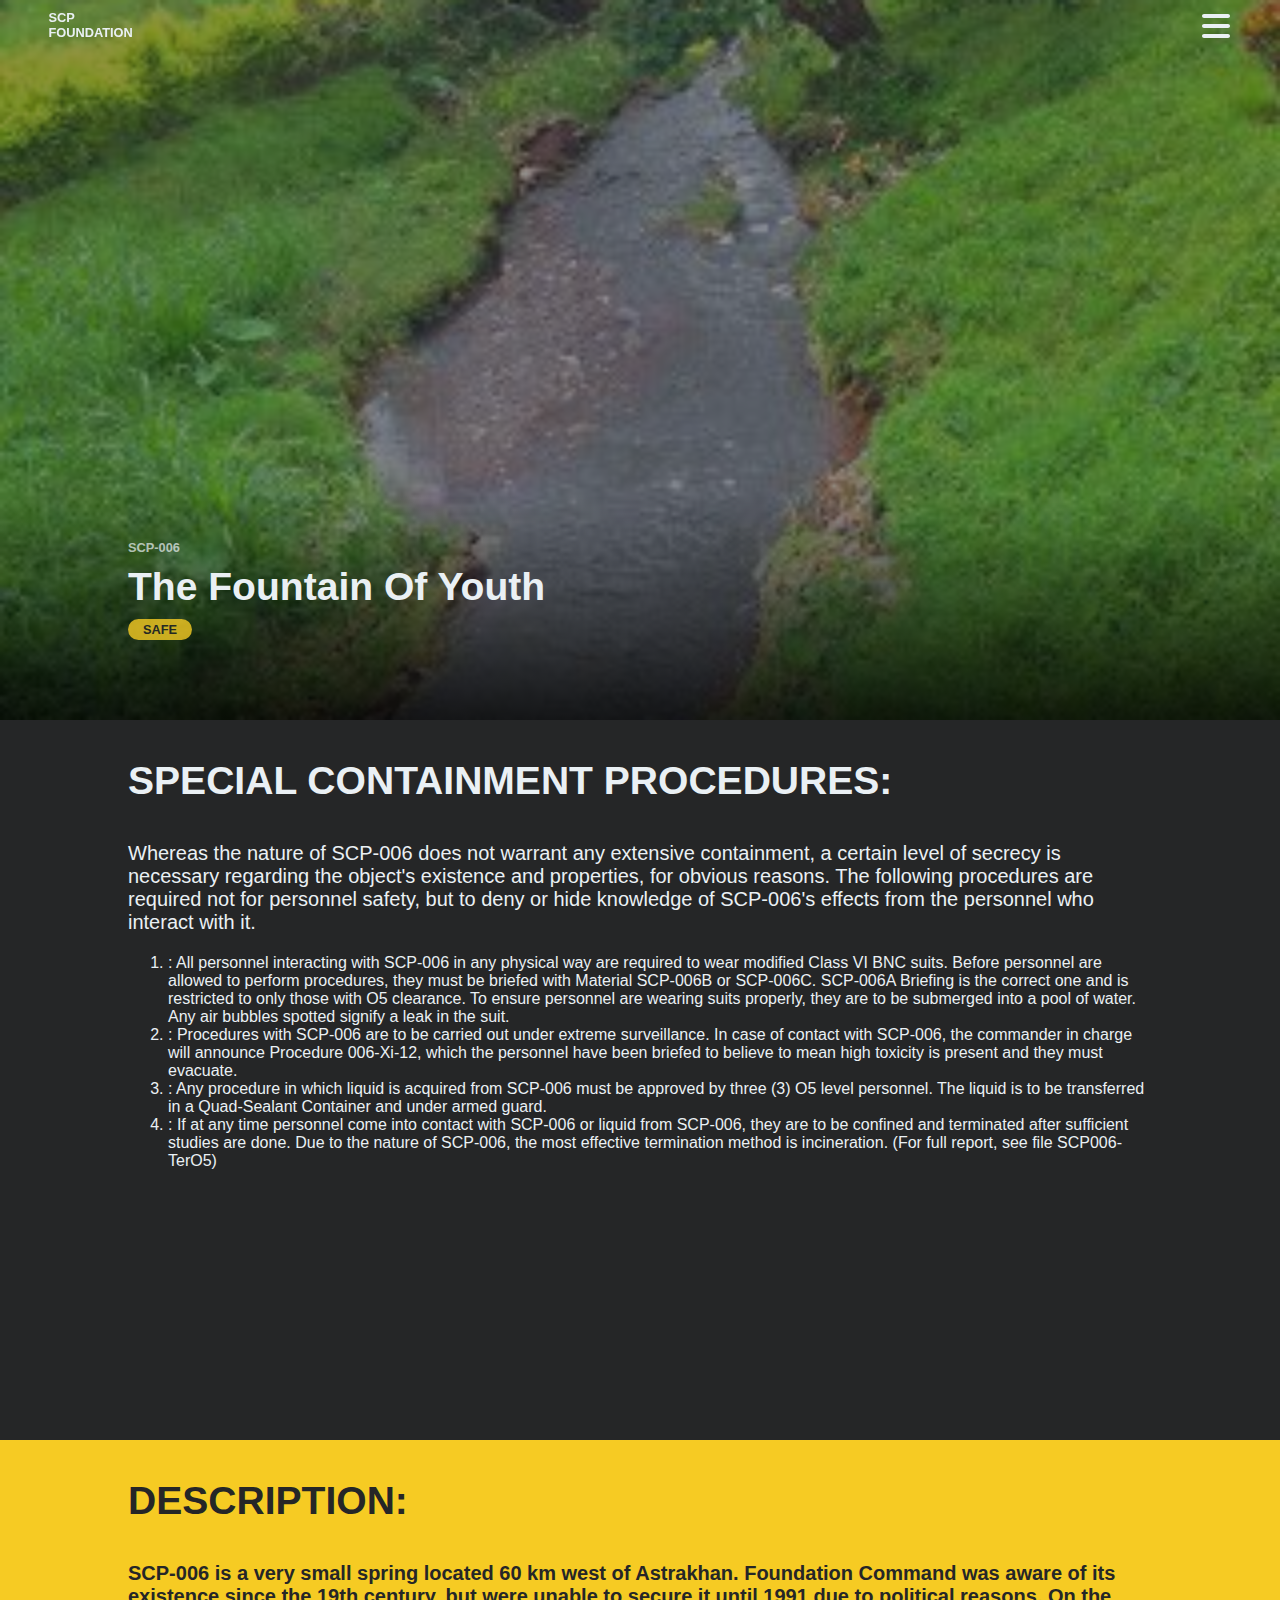
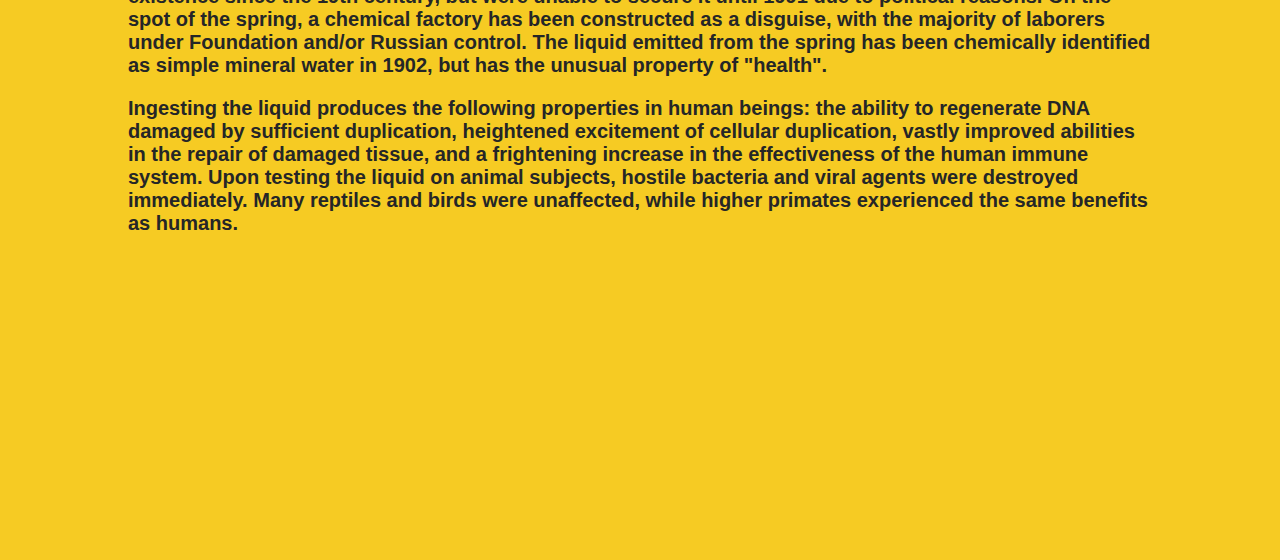
<file: Pages/scp-006.html>
<html>

    <head>
        <title>SCP-006 - SCP Foundation</title>
    </head>

    <link rel="stylesheet" href="/Styles/main-styling.css">
    <link rel="stylesheet" href="/Styles/page-styling.css">
    <body>
        <section class="header-section">
            <div class="header-container">
                <div class="logo-container" onclick="sendTo('/index')">SCP Foundation</div>
                <div class="site-control-options">
                    <svg xmlns="http://www.w3.org/2000/svg" viewBox="0 0 448 512" class="svg_hamburger_menu" onclick="callOptionsMenu()"><!--!Font Awesome Free 6.5.1 by @fontawesome - https://fontawesome.com License - https://fontawesome.com/license/free Copyright 2024 Fonticons, Inc.--><path d="M0 96C0 78.3 14.3 64 32 64H416c17.7 0 32 14.3 32 32s-14.3 32-32 32H32C14.3 128 0 113.7 0 96zM0 256c0-17.7 14.3-32 32-32H416c17.7 0 32 14.3 32 32s-14.3 32-32 32H32c-17.7 0-32-14.3-32-32zM448 416c0 17.7-14.3 32-32 32H32c-17.7 0-32-14.3-32-32s14.3-32 32-32H416c17.7 0 32 14.3 32 32z" fill ="#eaf0f4"/></svg>
                </div>
            </div>
        </section>
        <section class="hero-image-scp">
            <div class="hero-image-container-scp" id="scp006">
                <div class="title-info-container">
                    <span>scp-006</span>
                    <span>The Fountain of youth</span>
                    <span>Safe</span>
                </div>
            </div>
        </section>
        <section class="info-main">
            <section class="scp-text">
                <div class="special-containment-procedures">
                    <h3>Special Containment Procedures:</h3>
                    <p>Whereas the nature of SCP-006 does not warrant any extensive containment, a certain level of secrecy is necessary regarding the object's existence and properties, for obvious reasons. The following procedures are required not for personnel safety, but to deny or hide knowledge of SCP-006's effects from the personnel who interact with it.</p>
                    <p>
                        <ol>
                            <li>: All personnel interacting with SCP-006 in any physical way are required to wear modified Class VI BNC suits. Before personnel are allowed to perform procedures, they must be briefed with Material SCP-006B or SCP-006C. SCP-006A Briefing is the correct one and is restricted to only those with O5 clearance. To ensure personnel are wearing suits properly, they are to be submerged into a pool of water. Any air bubbles spotted signify a leak in the suit.</li>
                            <li>: Procedures with SCP-006 are to be carried out under extreme surveillance. In case of contact with SCP-006, the commander in charge will announce Procedure 006-Xi-12, which the personnel have been briefed to believe to mean high toxicity is present and they must evacuate.</li>
                            <li>: Any procedure in which liquid is acquired from SCP-006 must be approved by three (3) O5 level personnel. The liquid is to be transferred in a Quad-Sealant Container and under armed guard.</li>
                            <li>: If at any time personnel come into contact with SCP-006 or liquid from SCP-006, they are to be confined and terminated after sufficient studies are done. Due to the nature of SCP-006, the most effective termination method is incineration. (For full report, see file SCP006-TerO5)</li>
                        </ol>
                    </p>
                </div>
            </section>
            <section class="description">
                <div class="description-container">   
                    <h3>Description:</h3>
                    <p>SCP-006 is a very small spring located 60 km west of Astrakhan. Foundation Command was aware of its existence since the 19th century, but were unable to secure it until 1991 due to political reasons. On the spot of the spring, a chemical factory has been constructed as a disguise, with the majority of laborers under Foundation and/or Russian control. The liquid emitted from the spring has been chemically identified as simple mineral water in 1902, but has the unusual property of "health".</p>
                    <p>Ingesting the liquid produces the following properties in human beings: the ability to regenerate DNA damaged by sufficient duplication, heightened excitement of cellular duplication, vastly improved abilities in the repair of damaged tissue, and a frightening increase in the effectiveness of the human immune system. Upon testing the liquid on animal subjects, hostile bacteria and viral agents were destroyed immediately. Many reptiles and birds were unaffected, while higher primates experienced the same benefits as humans.</p>
                </div>
            </section>
        </section>
        <section class="site-control-menu-main">
            <div class="site-control-menu">
                <div class="header-container-sub">
                    <span>Scp Foundation</span>
                    <svg xmlns="http://www.w3.org/2000/svg" viewBox="0 0 384 512"><!--!Font Awesome Free 6.5.2 by @fontawesome - https://fontawesome.com License - https://fontawesome.com/license/free Copyright 2024 Fonticons, Inc.--><path d="M376.6 84.5c11.3-13.6 9.5-33.8-4.1-45.1s-33.8-9.5-45.1 4.1L192 206 56.6 43.5C45.3 29.9 25.1 28.1 11.5 39.4S-3.9 70.9 7.4 84.5L150.3 256 7.4 427.5c-11.3 13.6-9.5 33.8 4.1 45.1s33.8 9.5 45.1-4.1L192 306 327.4 468.5c11.3 13.6 31.5 15.4 45.1 4.1s15.4-31.5 4.1-45.1L233.7 256 376.6 84.5z" fill="#252627" onclick="closeMenu()"/></svg>
                </div>
                <div class="site-control-options-sub">
                    <a href="index.html">Home</a>
                    <div class="explore-site">
                        <div class="open-explore-menu" onclick="getMenu()">
                            <span>Explore</span>
                            <svg xmlns="http://www.w3.org/2000/svg" viewBox="0 0 320 512" class="close"><!--!Font Awesome Free 6.5.2 by @fontawesome - https://fontawesome.com License - https://fontawesome.com/license/free Copyright 2024 Fonticons, Inc.--><path d="M137.4 374.6c12.5 12.5 32.8 12.5 45.3 0l128-128c9.2-9.2 11.9-22.9 6.9-34.9s-16.6-19.8-29.6-19.8L32 192c-12.9 0-24.6 7.8-29.6 19.8s-2.2 25.7 6.9 34.9l128 128z" fill="#252627"/></svg>
                            <svg xmlns="http://www.w3.org/2000/svg" viewBox="0 0 256 512" class="open" onclick="openMenu()"><!--!Font Awesome Free 6.5.2 by @fontawesome - https://fontawesome.com License - https://fontawesome.com/license/free Copyright 2024 Fonticons, Inc.--><path d="M246.6 278.6c12.5-12.5 12.5-32.8 0-45.3l-128-128c-9.2-9.2-22.9-11.9-34.9-6.9s-19.8 16.6-19.8 29.6l0 256c0 12.9 7.8 24.6 19.8 29.6s25.7 2.2 34.9-6.9l128-128z" fill="#252627"/></svg>
                        </div>
                        <div class="explore-options">
                           <a href="scp-002.html">Scp-002</a>
                           <a href="scp-003.html">Scp-003</a>
                           <a href="scp-004.html">Scp-004</a>
                           <a href="scp-005.html">Scp-005</a>
                           <a href="scp-006.html">Scp-006</a>
                       </div>
                    </div>
                </div>
           </div>
        </section> 
    </body>
    <script src="/Scripts/main-script.js"></script>
</html>
</file>
<file: Styles/main-styling.css>
*:root
{
    --background-color:#252627;
    --text-color:#eaf0f4;
    --primary-color:#fe0254;
    --secondary-color:#aa0711;
    --accent-color:#f6cb23; 
}
*
{
    box-sizing: border-box;
}
a
{
    text-decoration: none;
    color: var(--text-color);
}
body
{
    margin: 0;
    padding: 0;
    font-family: "Noto Sans Tangsa", sans-serif;
    background-color: var(--background-color);
    color: var(--text-color);
    overflow-x: hidden;
}
.header-container
{
    display: grid;
    grid-auto-flow: column;
    grid-template-columns: 1fr 12fr;
    padding: 0.64rem 3.025rem;
    position: fixed;
    z-index: 99;
    transition: background-color 250ms ease-in-out;
}
.logo-container
{
    text-transform: uppercase;
    color: var(--text-color);
    font-weight: 800;
    font-size: 0.8rem;
    cursor: pointer;
}
.site-control-options
{
    text-align: right;
}
.svg_hamburger_menu
{
    cursor: pointer;
    width: 2rem;
    aspect-ratio: 1/1;
}
.hero-image-container
{
    width: 100%;
    height: 100vh;
    background-image: url('/Assets/Images/scp-001-hero.jpg');
    background-size: cover;
    background-position: center;
    background-repeat: no-repeat;
    display: grid;
    opacity: 0.6;
}
.hero-image-container::after
{
    position: absolute;
    content: '';
    width: 100%;
    height: 25%;
    top: 75%;
    background: linear-gradient(to top, rgba(0,0,0,0.8), rgba(0,0,0,0));
}
.text-container
{
    display: flex;
    text-align: center;
    flex-direction: column;
    justify-content: center;
    color: var(--text-color);
}
.text-container > span:nth-child(1)
{
    font-weight: 600;
    font-size: 1.25rem;
}
.text-container > span:nth-child(2)
{
    font-size: 3.815rem;
    font-weight: 800;
    color: var(--accent-color);
    text-transform: uppercase;
}
.text-container > span:nth-child(3)
{
    font-size: 1.53rem;
    font-weight: 600;
}
.section-1
{
    width: 100%;
    display: grid;
    margin-bottom: 8rem;
}
.section-1 > * 
{
    width: 85vw;
    place-self: center;
}
.section-1 > h1 
{
    text-transform: uppercase;
    font-size: 1.25rem;
    color: var(--text-color);
    margin-block: 3.812rem 1.25rem; 
}
.section-1-content-container
{
    display: grid;
    grid-template-columns: 1fr;
    align-items: center;
    margin-block: 0rem 2.441rem;
    height: 25vh;
}
.primary-carousel
{
    gap: 0.8rem;
    width: 100%;
    height: 100%;
    display: flex;
    overflow-x: auto;
    overflow-y: hidden;
}
.primary-carousel::-webkit-scrollbar
{
    display: none;
}
.game-card-container
{
    width: 100%;
    aspect-ratio: 4/3;
    cursor: pointer;
}
.game-card
{
    width: 100%;
    aspect-ratio: 2/1;
    border-radius: 0.64rem;
    background-image: url('/Assets/Images/3fcd2cd6da2239c03e27dd55571e5c9f.jpg');
    background-size: cover;
    background-position: center;
    background-repeat: no-repeat;
    cursor: pointer;
}
.game-title
{
    font-size: 1rem;
    margin: 0.32rem 0.32rem;
    text-transform: capitalize;
    font-weight: 600;
    color: var(--text);
    opacity: 0.8;
    display: flex;
    gap: 0.8rem;
}
.game-title > *:nth-child(1)
{
    font-size: 1.952rem;
}
.scp-title
{
    display: grid;
    grid-template-rows: repeat(1fr);
}
.scp-title> *:nth-child(1)
{
    font-size: 1rem;
}
.scp-title > *:nth-child(2)
{
    font-size: 0.8rem;
    opacity: 0.8;
}
.game-card:hover
{
    opacity: 0.6;
}
.game-title > span:nth-child(1)
{
    opacity: 0.6;
}
#item-1
{
    background-image: url('/Assets/Images/SCP-002-Main_Image.jpg');
}
#item-2
{   
    background-image: url('/Assets/Images/SCP-003-Main_Image.jpg');
}
#item-3
{
    background-image: url('/Assets/Images/SCP-004-Main_Image.jpg');
}
#item-4
{
    background-image: url('/Assets/Images/SCP-005-Main_Image.jpg');
}
#item-5
{
    background-image: url('/Assets/Images/SCP-006-Main_Image.jpg');
}

@media only screen and (max-width: 1200px) {
    .header-container
    {
        padding-inline: 2.441rem;
    }
    
}
/* Value borrowed from signup.dropout.tv */
@media only screen and (max-width: 479px) {
    .header-container
    {
        padding-inline: 1rem;
    }
    .text-container > span:nth-child(2)
    {
        font-size: 2.441rem;
    }
}
@media only screen and (max-width: 359px) {
    .text-container > span:nth-child(2)
    {
        font-size: 2rem;
    }
    .text-container > span:nth-child(3), .text-container > span:nth-child(1)
    {
        font-size: 1.25rem;
    }
}
.report
{
    background-color: var(--accent-color);
    color: var(--background-color);
}
.report-container
{
    min-height: 20rem;
}
.report-section > h1
{
    color: var(--background-color);
}
.report-text
{
    font-size: 2.441rem;
    font-weight: 700;
    text-transform: capitalize;
}
.report-cta-interactable
{
    font-size: 1.53rem;
    margin-top: 1.25rem;
    width: 100%;
    height: 4rem;
    display: flex;
    gap: 0.64rem;
    font-weight: 500;
}
.report-cta-interactable > * 
{
    cursor: pointer;
}
.report-cta-interactable:hover svg 
{
    rotate: -135deg;
}
.report-cta-interactable > span
{
    display: inline;
}
.report-cta-interactable > svg
{
    transition: rotate 0.25s ease-in;
    width: 3rem;
    height: 3rem;
    background-color: var(--background-color);
    border-radius: 50%;
    padding: 0.64rem;
}
@media only screen and (max-width: 659px)
{
    .report-text
    {
        font-size: 1.53rem;
    }
    .report-cta-interactable
    {
        font-size: 1.25rem;
        gap: 0.2rem;
    }
}
.site-control-menu-main, .site-control-menu span, a, p
{
    color: var(--background-color);
    font-size: 2.441rem;
    font-weight: 600;
}
.site-control-menu-main 
{
    position: fixed;
    width: 100%;
    height: 100%;
    top: 0;
    left: 0;
    z-index: 100;
    display: none;
}
.site-control-menu
{
    display: grid;
    z-index: 100;
    grid-template-rows: repeat(1fr);
    width: 100%;
    height: 100%;
    background-color: var(--accent-color);
    gap: 0.8rem;
    padding-inline: 1rem;
}
.header-container-sub
{
    display: flex;
    justify-content: space-between;
    height: 8rem;
    align-items: center;
}
.header-container-sub > svg
{
    width: 3rem;
    aspect-ratio: 1/1;
    cursor: pointer;
}
.site-control-options-sub
{
    display: grid;
    grid-template-rows: repeat(1fr);
    gap: 1rem;
}
.explore-site 
{
    display: grid;
}
.open
{
    visibility: visible;
}
.close
{
    visibility: hidden;
}
.open-explore-menu
{
    display: flex;
    align-items: center;
}
.explore-site svg
{
    left: 10rem;
    width: 2rem;
    aspect-ratio: 1/1;
    position: absolute;
}
.explore-options
{
    display: grid;
    gap: 0.64rem;
    visibility: hidden;
}
@media only screen and (max-width: 639px)
{
    .header-container-sub > span 
    {   
        font-size: 2.441rem;
    }
}
@media only screen and (max-width:425px)
{
    .header-container-sub > span
    {
        font-size: 1.53rem;
    }
}
</file>
<file: Styles/page-styling.css>
.hero-image-container-scp
{
    width: 100%;
    height: 80vh;
    display: grid;
}
.hero-image-container-scp::before
{
    content: '';
    position: absolute;
    width: 100%;
    height: 80%;
    opacity: 0.5;
    background-image: url('/Assets/Images/scp-001-hero.jpg');
    background-size: cover;
    background-position: center;
    background-repeat: no-repeat;
}
.hero-image-container-scp::after
{
    position: absolute;
    content: '';
    width: 100%;
    height: 25%;
    top: 55%;
    background: linear-gradient(to top, rgba(0,0,0,0.8), rgba(0,0,0,0));
}
.title-info-container
{
    width: 80vw;
    position: absolute;
    place-self: center;
    display: grid;
    grid-auto-flow: row;
    top: 60%;
    gap: 0.64rem;
    z-index: 98;
}
.title-info-container > span:nth-child(1)
{
    text-transform: uppercase;
    font-size: 0.8rem;
    font-weight: 700;
    opacity: 0.7;

}
.title-info-container > span:nth-child(2)
{
    font-size: 2.441rem;
    font-weight: 600;
    text-transform: capitalize;
}
.title-info-container > span:nth-child(3)
{
    font-size: 0.8rem;
    text-transform: uppercase;
    font-weight: 600;
    opacity: 0.8;
    background-color: var(--accent-color);
    width: 4rem;
    text-align: center;
    padding-block: 0.16rem;
    border-radius: 2.441rem;
    color: var(--background-color);
}
.info-main
{
    width: 100%;
    display: grid;
}
.info-main > section 
{
    width: 100%;
    display: grid;
}
.info-main div 
{
    width: 80vw;
    place-self: center;
    padding-bottom: 3.8rem;
    min-height: 80vh;
}
.info-main div > h3 
{
    font-size: 2.441rem;
    text-transform: uppercase;
}
.info-main div > p 
{
    font-size: 1.25rem;
    color: var(--text-color);
    font-weight: 500;
}
.description
{
    background-color: var(--accent-color);
    color: var(--background-color);
}
.description div > p 
{
    font-weight: 550;
    color: var(--background-color);
}
.description-container > p > span 
{
    text-decoration: underline;
}

#scp002::before
{
    background-image: url('/Assets/Images/SCP-002-Main_Image.jpg');
}
#scp003::before
{
    background-image: url('/Assets/Images/SCP-003-Main_Image.jpg');
}
#scp004::before
{
    background-image: url('/Assets/Images/SCP-004-Main_Image.jpg');
}
#scp005::before
{
    background-image: url('/Assets/Images/SCP-005-Main_Image.jpg');
}
#scp006::before
{
    background-image: url('/Assets/Images/SCP-006-Main_Image.jpg');
}
</file>
